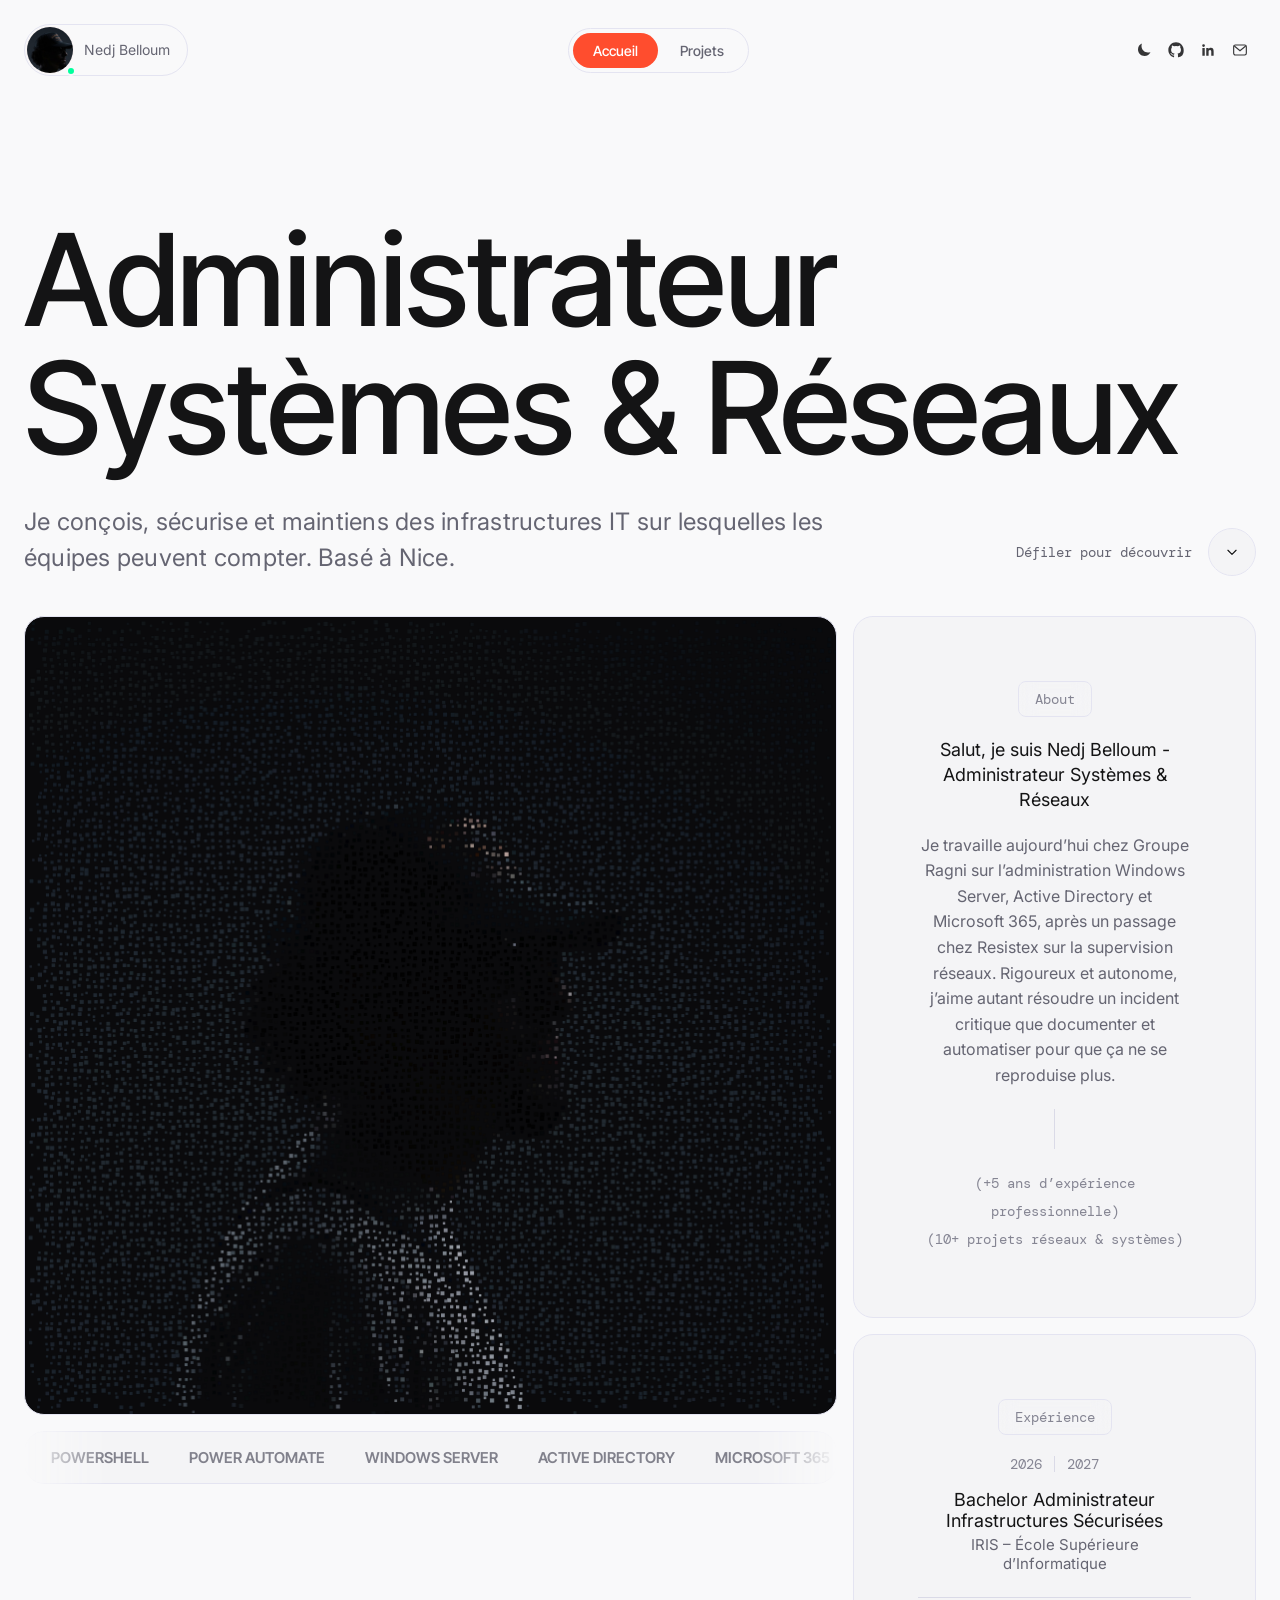
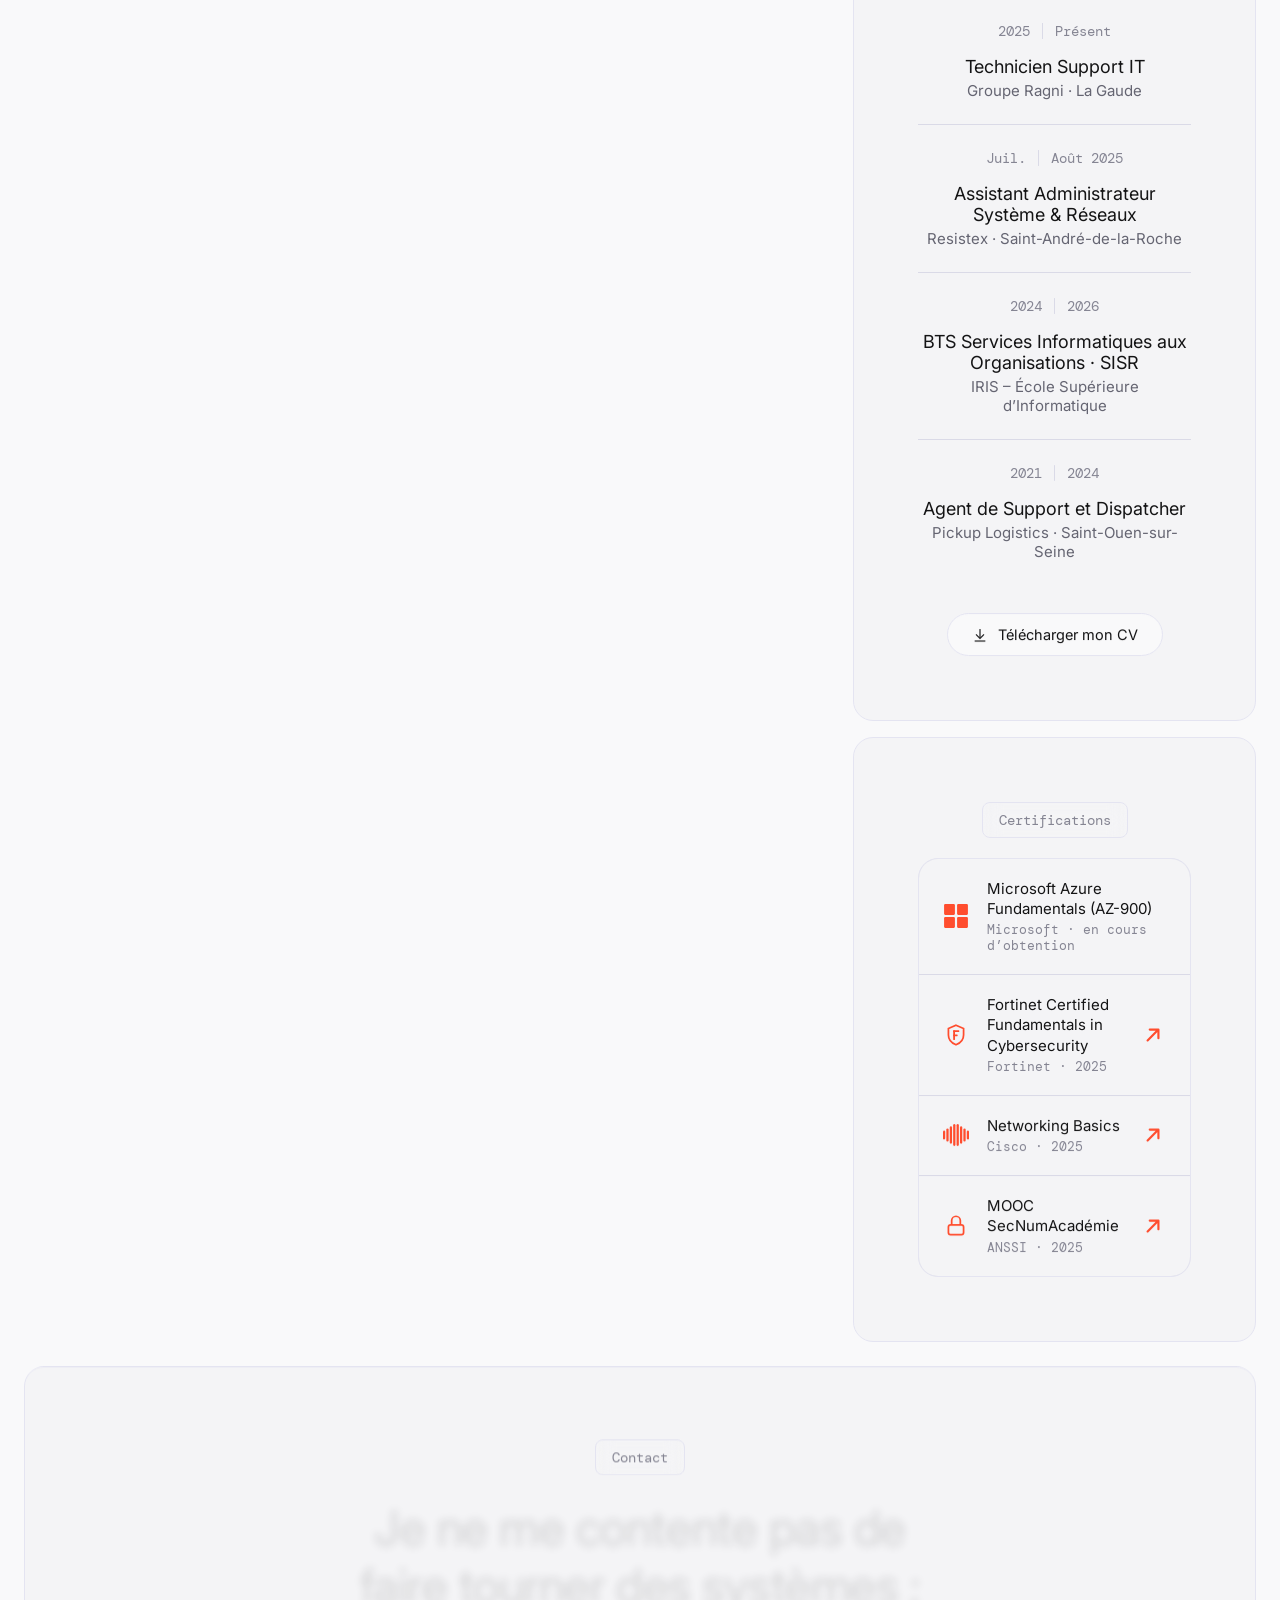
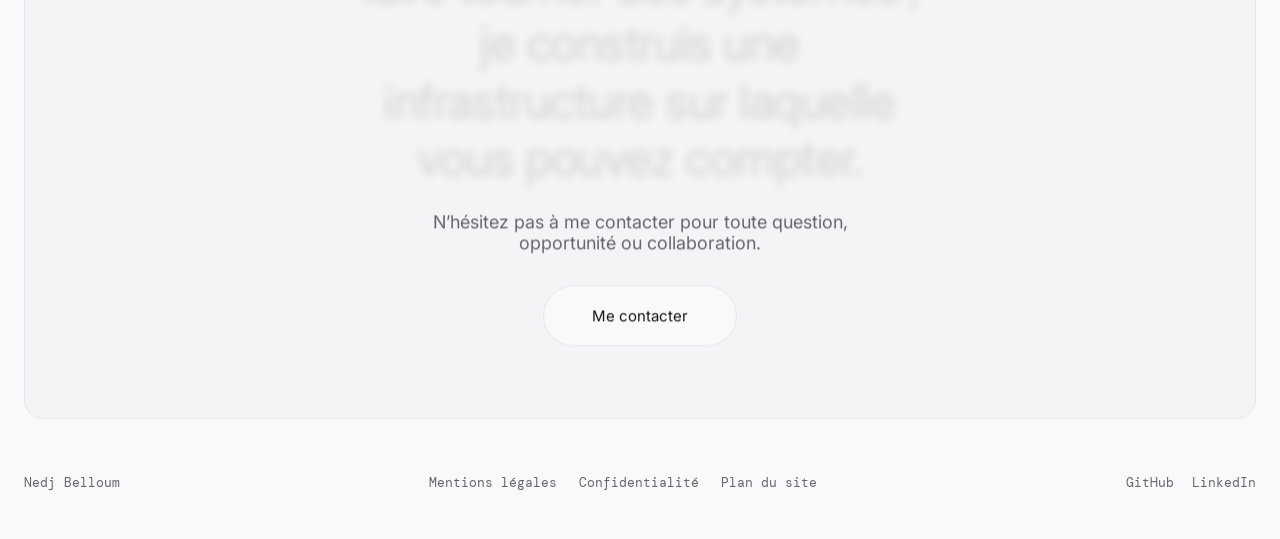
<file: index.html>
<!DOCTYPE html>
<html lang="fr">
<head>
<meta charset="UTF-8">
<meta name="viewport" content="width=device-width, initial-scale=1, viewport-fit=cover">
<meta name="theme-color" content="#0a0a0b">
<link rel="manifest" href="/manifest.webmanifest">
<meta name="apple-mobile-web-app-capable" content="yes">
<meta name="mobile-web-app-capable" content="yes">
<meta name="apple-mobile-web-app-title" content="Nedj Belloum">
<meta name="apple-mobile-web-app-status-bar-style" content="default">
<link rel="apple-touch-icon" href="/assets/icon-180.png">
<title>Nedj Belloum</title>
<link rel="preconnect" href="https://fonts.googleapis.com">
<link rel="preconnect" href="https://fonts.gstatic.com" crossorigin>
<link href="https://fonts.googleapis.com/css2?family=DM+Mono:wght@400;500&family=Inter:wght@400;500;600&family=Inter+Tight:wght@500;600&display=swap" rel="stylesheet">
<link rel="stylesheet" href="css/style.css">
<script type="speculationrules">{"prerender":[{"where":{"href_matches":"/*"},"eagerness":"moderate"}]}</script>
<script>(function(d){try{if(!matchMedia("(prefers-reduced-motion: reduce)").matches){d.classList.add("js-motion");setTimeout(function(){if(!window.Motion)d.classList.remove("js-motion")},2500)}}catch(e){}})(document.documentElement)</script>
</head>
<body>
<div class="page">

  <header class="topbar">
    <div class="idpill">
      <div class="avatar-outer">
        <div class="avatar-wrap">
          <img src="assets/avatar.jpg" alt="Nedj Belloum" width="240" height="240" decoding="async">
        </div>
        <span class="avatar-dot"></span>
      </div>
      <div class="idtext">
        <a class="name" href="index.html" data-route="accueil">Nedj Belloum</a>
      </div>
    </div>
    <nav class="topnav" aria-label="Navigation principale">
      <a href="index.html" data-route="accueil">Accueil</a>
      <a href="html/projets.html" data-route="projets">Projets</a>
    </nav>
    <div class="socials">
      <button aria-label="Activer le mode clair" id="themeToggle" type="button">
        <svg id="themeIcon" viewBox="0 0 24 24" fill="currentColor"><path d="M21.752 15.002A9.72 9.72 0 0118 15.75c-5.385 0-9.75-4.365-9.75-9.75 0-1.33.266-2.597.748-3.752A9.753 9.753 0 003 11.25C3 16.635 7.365 21 12.75 21a9.753 9.753 0 009.002-5.998z"/></svg>
      </button>
      <a href="https://github.com/delcoco95" target="_blank" rel="noopener" aria-label="GitHub">
        <svg viewBox="0 0 24 24" fill="currentColor"><path d="M12 .5C5.65.5.5 5.65.5 12c0 5.09 3.29 9.4 7.86 10.93.57.1.78-.25.78-.55 0-.27-.01-1.15-.02-2.09-3.2.7-3.87-1.36-3.87-1.36-.53-1.33-1.29-1.69-1.29-1.69-1.05-.72.08-.7.08-.7 1.16.08 1.78 1.19 1.78 1.19 1.03 1.77 2.72 1.26 3.38.96.1-.75.4-1.26.73-1.55-2.55-.29-5.24-1.28-5.24-5.68 0-1.26.45-2.28 1.19-3.09-.12-.29-.51-1.46.11-3.05 0 0 .97-.31 3.18 1.18a11 11 0 0 1 5.79 0c2.2-1.49 3.17-1.18 3.17-1.18.63 1.59.24 2.76.12 3.05.74.81 1.19 1.83 1.19 3.09 0 4.41-2.69 5.39-5.25 5.67.41.36.78 1.07.78 2.16 0 1.56-.01 2.82-.01 3.2 0 .31.2.66.79.55A10.51 10.51 0 0 0 23.5 12C23.5 5.65 18.35.5 12 .5Z"/></svg>
      </a>
      <a href="https://www.linkedin.com/in/nedj-belloum/" target="_blank" rel="noopener" aria-label="LinkedIn">
        <svg viewBox="0 0 24 24" fill="currentColor"><path d="M20.45 20.45h-3.55v-5.57c0-1.33-.02-3.03-1.85-3.03-1.86 0-2.14 1.45-2.14 2.94v5.66H9.36V9h3.41v1.56h.05c.47-.9 1.63-1.85 3.36-1.85 3.6 0 4.27 2.37 4.27 5.45v6.29ZM5.34 7.43a2.06 2.06 0 1 1 0-4.12 2.06 2.06 0 0 1 0 4.12ZM7.12 20.45H3.56V9h3.56v11.45Z"/></svg>
      </a>
      <button aria-label="Me contacter" id="headerContactBtn" type="button">
        <svg viewBox="0 0 24 24" fill="none" stroke="currentColor" stroke-width="1.7"><rect x="2.5" y="4.5" width="19" height="15" rx="2.5"/><path d="M3.5 6 12 13l8.5-7"/></svg>
      </button>
    </div>
  </header>
  <div class="view">

  <section class="hero">
    <h1><span class="word" style="animation-delay:.02s"><span>Administrateur</span></span> <span class="word" style="animation-delay:.09s"><span>Syst&egrave;mes</span></span> <span class="word" style="animation-delay:.16s"><span>&amp;</span></span> <span class="word" style="animation-delay:.23s"><span>R&eacute;seaux</span></span></h1>
    <div class="hero-row">
      <p class="tagline">Je con&ccedil;ois, s&eacute;curise et maintiens des infrastructures IT sur lesquelles les &eacute;quipes peuvent compter. Bas&eacute; &agrave; Nice.</p>
      <div class="scrollbox">
        <span class="scroll-label">D&eacute;filer pour d&eacute;couvrir</span>
        <div class="scroll-badge">
          <svg viewBox="0 0 24 24" fill="none" stroke="currentColor" stroke-width="2" stroke-linecap="round" stroke-linejoin="round"><path d="M5 9l7 7 7-7"/></svg>
        </div>
      </div>
    </div>
  </section>

  <div class="split">
    <div class="sticky-col">
      <div class="about-photo" id="aboutPhoto">
        <img src="assets/photo.webp" alt="Nedj Belloum" id="aboutPhotoImg" width="1100" height="1100" loading="lazy" decoding="async">
        <canvas id="aboutParticleCanvas" aria-hidden="true"></canvas>
      </div>
      <div class="logos-bar">
        <div class="logos-track">
          <span class="logo-mark">POWERSHELL</span><span class="logo-mark">POWER AUTOMATE</span><span class="logo-mark">WINDOWS SERVER</span><span class="logo-mark">ACTIVE DIRECTORY</span><span class="logo-mark">MICROSOFT 365</span><span class="logo-mark">IIS</span><span class="logo-mark">CISCO IOS</span><span class="logo-mark">DOCKER</span><span class="logo-mark">WIREGUARD</span><span class="logo-mark">ENTRA ID</span><span class="logo-mark">GRAPH API</span><span class="logo-mark">JIRA</span>
          <span class="logo-mark">POWERSHELL</span><span class="logo-mark">POWER AUTOMATE</span><span class="logo-mark">WINDOWS SERVER</span><span class="logo-mark">ACTIVE DIRECTORY</span><span class="logo-mark">MICROSOFT 365</span><span class="logo-mark">IIS</span><span class="logo-mark">CISCO IOS</span><span class="logo-mark">DOCKER</span><span class="logo-mark">WIREGUARD</span><span class="logo-mark">ENTRA ID</span><span class="logo-mark">GRAPH API</span><span class="logo-mark">JIRA</span>
        </div>
      </div>
    </div>

    <div class="content-col">

      <div class="card">
        <span class="tag">About</span>
        <h2>Salut, je suis Nedj Belloum - Administrateur Syst&egrave;mes &amp; R&eacute;seaux</h2>
        <p class="bio">Je travaille aujourd&rsquo;hui chez Groupe Ragni sur l&rsquo;administration Windows Server, Active Directory et Microsoft&nbsp;365, apr&egrave;s un passage chez Resistex sur la supervision r&eacute;seaux. Rigoureux et autonome, j&rsquo;aime autant r&eacute;soudre un incident critique que documenter et automatiser pour que &ccedil;a ne se reproduise plus.</p>
        <div class="vline"></div>
        <div class="stats">
          <p>(+<span class="count" data-to="5">5</span> ans d&rsquo;exp&eacute;rience professionnelle)</p>
          <p>(<span class="count" data-to="10">10</span>+ projets r&eacute;seaux &amp; syst&egrave;mes)</p>
        </div>
      </div>

      <div class="card">
        <span class="tag">Exp&eacute;rience</span>
        <div class="exp-list">

          <div class="exp-row">
            <div class="exp-years"><span>2026</span><span class="bar"></span><span>2027</span></div>
            <div class="exp-role"><h4>Bachelor Administrateur Infrastructures S&eacute;curis&eacute;es</h4><p>IRIS &ndash; &Eacute;cole Sup&eacute;rieure d&rsquo;Informatique</p></div>
          </div>

          <div class="exp-row">
            <div class="exp-years"><span>2025</span><span class="bar"></span><span>Pr&eacute;sent</span></div>
            <div class="exp-role"><h4>Technicien Support IT</h4><p>Groupe Ragni &middot; La Gaude</p></div>
          </div>

          <div class="exp-row">
            <div class="exp-years"><span>Juil.</span><span class="bar"></span><span>Ao&ucirc;t 2025</span></div>
            <div class="exp-role"><h4>Assistant Administrateur Syst&egrave;me &amp; R&eacute;seaux</h4><p>Resistex &middot; Saint-Andr&eacute;-de-la-Roche</p></div>
          </div>

          <div class="exp-row">
            <div class="exp-years"><span>2024</span><span class="bar"></span><span>2026</span></div>
            <div class="exp-role"><h4>BTS Services Informatiques aux Organisations &middot; SISR</h4><p>IRIS &ndash; &Eacute;cole Sup&eacute;rieure d&rsquo;Informatique</p></div>
          </div>

          <div class="exp-row">
            <div class="exp-years"><span>2021</span><span class="bar"></span><span>2024</span></div>
            <div class="exp-role"><h4>Agent de Support et Dispatcher</h4><p>Pickup Logistics &middot; Saint-Ouen-sur-Seine</p></div>
          </div>

        </div>
        <a class="cv-btn" id="cvBtn" href="assets/cv.pdf" target="_blank" rel="noopener">
          <svg viewBox="0 0 24 24" fill="none" stroke="currentColor" stroke-width="1.7"><path d="M12 3v13"/><path d="m6 11 6 6 6-6"/><path d="M4 21h16"/></svg>
          T&eacute;l&eacute;charger mon CV
        </a>
      </div>

      <div class="card">
        <span class="tag">Certifications</span>
        <div class="cert-list">

          <div class="cert-row">
            <svg viewBox="0 0 24 24" fill="currentColor"><rect x="1" y="1" width="10" height="10" rx="1"/><rect x="13" y="1" width="10" height="10" rx="1"/><rect x="1" y="13" width="10" height="10" rx="1"/><rect x="13" y="13" width="10" height="10" rx="1"/></svg>
            <div class="ct">
              <p class="cn">Microsoft Azure Fundamentals (AZ-900)</p>
              <p class="cm">Microsoft &middot; en cours d&rsquo;obtention</p>
            </div>
          </div>

          <button type="button" class="cert-row cert-clickable" data-pdf="dlg-cert-fortinet" aria-haspopup="dialog" aria-label="Voir le certificat Fortinet Certified Fundamentals in Cybersecurity">
            <svg viewBox="0 0 24 24" fill="none" stroke="currentColor" stroke-width="1.6"><path d="M12 3l7 3v6c0 4.5-3 7.5-7 9-4-1.5-7-4.5-7-9V6l7-3Z"/><g fill="currentColor" stroke="none"><rect x="9.4" y="7.6" width="1.7" height="9" rx="0.4"/><rect x="9.4" y="7.6" width="5.6" height="1.7" rx="0.4"/><rect x="9.4" y="11.5" width="4.1" height="1.7" rx="0.4"/></g></svg>
            <div class="ct">
              <p class="cn">Fortinet Certified Fundamentals in Cybersecurity</p>
              <p class="cm">Fortinet &middot; 2025</p>
            </div>
            <svg class="cert-arrow" viewBox="0 0 24 24" fill="none" stroke="currentColor" stroke-width="2" stroke-linecap="round" stroke-linejoin="round" aria-hidden="true"><path d="M7 17 17 7M9 7h8v8"/></svg>
          </button>

          <button type="button" class="cert-row cert-clickable" data-pdf="dlg-cert-cisco" aria-haspopup="dialog" aria-label="Voir le certificat Cisco Networking Basics">
            <svg viewBox="0 0 24 24" fill="none" stroke="currentColor" stroke-width="2.1" stroke-linecap="round"><line x1="1" y1="9" x2="1" y2="15"/><line x1="4.14" y1="7" x2="4.14" y2="17"/><line x1="7.29" y1="5" x2="7.29" y2="19"/><line x1="10.43" y1="3" x2="10.43" y2="21"/><line x1="13.57" y1="3" x2="13.57" y2="21"/><line x1="16.71" y1="5" x2="16.71" y2="19"/><line x1="19.86" y1="7" x2="19.86" y2="17"/><line x1="23" y1="9" x2="23" y2="15"/></svg>
            <div class="ct">
              <p class="cn">Networking Basics</p>
              <p class="cm">Cisco &middot; 2025</p>
            </div>
            <svg class="cert-arrow" viewBox="0 0 24 24" fill="none" stroke="currentColor" stroke-width="2" stroke-linecap="round" stroke-linejoin="round" aria-hidden="true"><path d="M7 17 17 7M9 7h8v8"/></svg>
          </button>

          <button type="button" class="cert-row cert-clickable" data-pdf="dlg-cert-anssi" aria-haspopup="dialog" aria-label="Voir l&rsquo;attestation SecNumacad&eacute;mie ANSSI">
            <svg viewBox="0 0 24 24" fill="none" stroke="currentColor" stroke-width="1.6"><rect x="5" y="11" width="14" height="9" rx="2"/><path d="M8 11V7a4 4 0 0 1 8 0v4"/></svg>
            <div class="ct">
              <p class="cn">MOOC SecNumAcad&eacute;mie</p>
              <p class="cm">ANSSI &middot; 2025</p>
            </div>
            <svg class="cert-arrow" viewBox="0 0 24 24" fill="none" stroke="currentColor" stroke-width="2" stroke-linecap="round" stroke-linejoin="round" aria-hidden="true"><path d="M7 17 17 7M9 7h8v8"/></svg>
          </button>

        </div>
      </div>

    </div>
  </div>


  <div class="contact-wrap">
    <div class="contact-card">
      <span class="tag">Contact</span>
      <h2>Je ne me contente pas de faire tourner des syst&egrave;mes&nbsp;; je construis une infrastructure sur laquelle vous pouvez compter.</h2>
      <p>N&rsquo;h&eacute;sitez pas &agrave; me contacter pour toute question, opportunit&eacute; ou collaboration.</p>
      <div class="talk-wrap">
        <button class="talk-btn" type="button" id="footerContactBtn">Me contacter</button>
      </div>
    </div>
  </div>

  </div>

  <nav class="bottomnav" aria-label="Navigation mobile">
    <a class="bottomnav-item" href="index.html" data-route="accueil">
      <svg viewBox="0 0 24 24" fill="none" stroke="currentColor" stroke-width="1.8" stroke-linecap="round" stroke-linejoin="round"><path d="M3 10.5 12 3l9 7.5"/><path d="M5 9.5V20a1 1 0 0 0 1 1h4v-6h4v6h4a1 1 0 0 0 1-1V9.5"/></svg>
      <span>Accueil</span>
    </a>
    <a class="bottomnav-item" href="html/projets.html" data-route="projets">
      <svg viewBox="0 0 24 24" fill="currentColor"><rect x="2" y="2" width="9" height="9" rx="2"/><rect x="13" y="2" width="9" height="9" rx="2"/><rect x="2" y="13" width="9" height="9" rx="2"/><rect x="13" y="13" width="9" height="9" rx="2"/></svg>
      <span>Projets</span>
    </a>
    <button class="bottomnav-item" type="button" id="bottomNavContactBtn">
      <svg viewBox="0 0 24 24" fill="none" stroke="currentColor" stroke-width="1.8"><rect x="2.5" y="4.5" width="19" height="15" rx="2.5"/><path d="M3.5 6 12 13l8.5-7"/></svg>
      <span>Contact</span>
    </button>
  </nav>

  <dialog id="contactDialog" closedby="any" aria-labelledby="contactDialogTitle">
    <div class="dlg-inner">
      <div class="dlg-head">
        <div>
          <h3 id="contactDialogTitle">Me contacter</h3>
          <p class="dlg-meta">Je r&eacute;ponds g&eacute;n&eacute;ralement sous 24 &agrave; 48h.</p>
        </div>
        <button class="dlg-close" type="button" data-close aria-label="Fermer"><svg viewBox="0 0 24 24" fill="none" stroke="currentColor" stroke-width="1.8" stroke-linecap="round"><path d="M5 5l14 14M19 5 5 19"/></svg></button>
      </div>
      <form id="contactForm">
        <div class="field">
          <label for="cf-name">Nom</label>
          <input type="text" id="cf-name" name="name" autocomplete="name" required>
        </div>
        <div class="field">
          <label for="cf-email">Votre email</label>
          <input type="email" id="cf-email" name="email" autocomplete="email" required>
        </div>
        <div class="field">
          <label for="cf-message">Message</label>
          <textarea id="cf-message" name="message" rows="5" required></textarea>
        </div>
        <button class="form-submit" type="submit">
          <svg viewBox="0 0 24 24" fill="none" stroke="currentColor" stroke-width="1.7" stroke-linecap="round" stroke-linejoin="round"><path d="M22 2 11 13"/><path d="M22 2 15 22l-4-9-9-4 20-7Z"/></svg>
          Envoyer
        </button>
      </form>
    </div>
  </dialog>
  <dialog id="dlg-cert-fortinet" class="cert-dialog" closedby="any" aria-labelledby="dlg-cert-fortinet-title">
    <div class="dlg-inner cert-inner">
      <div class="dlg-head">
        <div>
          <h3 id="dlg-cert-fortinet-title">Fortinet Certified Fundamentals in Cybersecurity</h3>
          <p class="dlg-meta">Fortinet &middot; 2025</p>
        </div>
        <button class="dlg-close" type="button" data-close aria-label="Fermer"><svg viewBox="0 0 24 24" fill="none" stroke="currentColor" stroke-width="1.8" stroke-linecap="round"><path d="M5 5l14 14M19 5 5 19"/></svg></button>
      </div>
      <div class="cert-pages">
        <img src="assets/cert-fortinet-1.webp" width="1400" height="990" loading="lazy" decoding="async" alt="Certificat Fortinet Certified Fundamentals in Cybersecurity, page 1">
        <img src="assets/cert-fortinet-2.webp" width="1400" height="1018" loading="lazy" decoding="async" alt="Certificat Fortinet, cours FCF Introduction to the Threat Landscape">
        <img src="assets/cert-fortinet-3.webp" width="1400" height="1018" loading="lazy" decoding="async" alt="Certificat Fortinet, cours FCF Getting Started in Cybersecurity">
      </div>
    </div>
  </dialog>

  <dialog id="dlg-cert-cisco" class="cert-dialog" closedby="any" aria-labelledby="dlg-cert-cisco-title">
    <div class="dlg-inner cert-inner">
      <div class="dlg-head">
        <div>
          <h3 id="dlg-cert-cisco-title">Networking Basics</h3>
          <p class="dlg-meta">Cisco &middot; 2025</p>
        </div>
        <button class="dlg-close" type="button" data-close aria-label="Fermer"><svg viewBox="0 0 24 24" fill="none" stroke="currentColor" stroke-width="1.8" stroke-linecap="round"><path d="M5 5l14 14M19 5 5 19"/></svg></button>
      </div>
      <div class="cert-pages">
        <img src="assets/cert-cisco.webp" width="1400" height="1081" loading="lazy" decoding="async" alt="Certification Cisco Networking Basics">
      </div>
    </div>
  </dialog>

  <dialog id="dlg-cert-anssi" class="cert-dialog" closedby="any" aria-labelledby="dlg-cert-anssi-title">
    <div class="dlg-inner cert-inner">
      <div class="dlg-head">
        <div>
          <h3 id="dlg-cert-anssi-title">MOOC SecNumAcad&eacute;mie</h3>
          <p class="dlg-meta">ANSSI &middot; 2025</p>
        </div>
        <button class="dlg-close" type="button" data-close aria-label="Fermer"><svg viewBox="0 0 24 24" fill="none" stroke="currentColor" stroke-width="1.8" stroke-linecap="round"><path d="M5 5l14 14M19 5 5 19"/></svg></button>
      </div>
      <div class="cert-pages">
        <img src="assets/cert-anssi.webp" width="1400" height="990" loading="lazy" decoding="async" alt="Attestation SecNumacad&eacute;mie ANSSI">
      </div>
    </div>
  </dialog>
  <footer>
    <div class="foot-row">
      <p class="mono">Nedj Belloum</p>
      <div class="foot-legal">
        <a href="html/mentions-legales.html" data-route="mentions-legales">Mentions l&eacute;gales</a>
        <a href="html/confidentialite.html" data-route="confidentialite">Confidentialit&eacute;</a>
        <a href="html/plan-site.html" data-route="plan-site">Plan du site</a>
      </div>
      <div class="foot-links">
        <a href="https://github.com/delcoco95" target="_blank" rel="noopener">GitHub</a>
        <a href="https://www.linkedin.com/in/nedj-belloum/" target="_blank" rel="noopener">LinkedIn</a>
      </div>
    </div>
  </footer>

</div>
<script src="js/main.js" defer></script>
<script src="js/vendor/motion.js" defer></script>
<script src="js/accueil.js" defer></script>
</body>
</html>
</file>
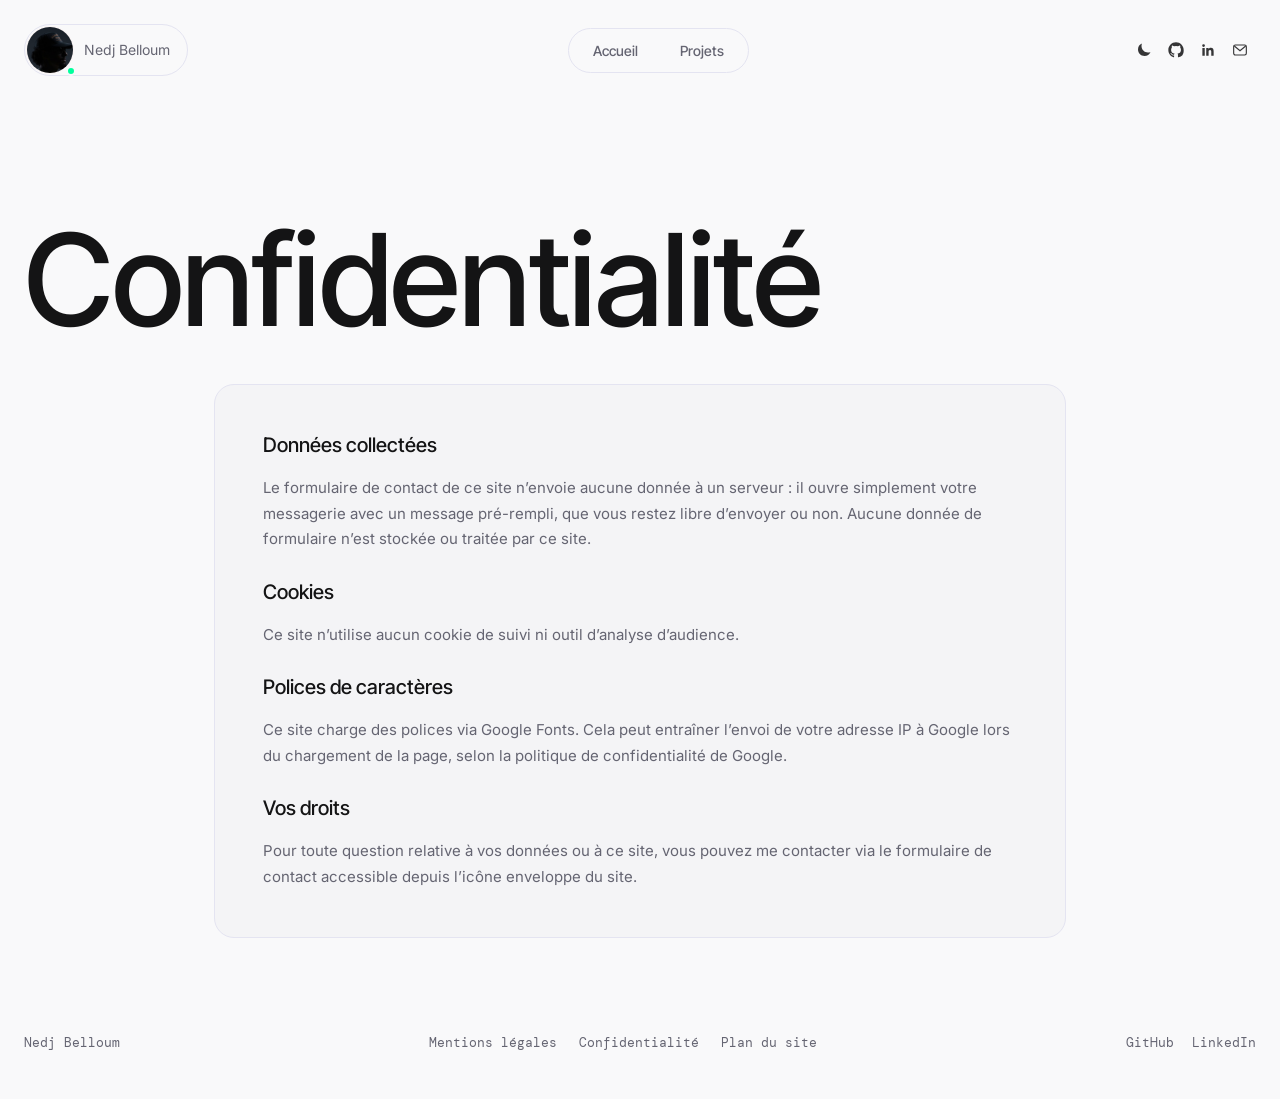
<file: html/confidentialite.html>
<!DOCTYPE html>
<html lang="fr">
<head>
<meta charset="UTF-8">
<meta name="viewport" content="width=device-width, initial-scale=1, viewport-fit=cover">
<meta name="theme-color" content="#0a0a0b">
<link rel="manifest" href="/manifest.webmanifest">
<meta name="apple-mobile-web-app-capable" content="yes">
<meta name="mobile-web-app-capable" content="yes">
<meta name="apple-mobile-web-app-title" content="Nedj Belloum">
<meta name="apple-mobile-web-app-status-bar-style" content="default">
<link rel="apple-touch-icon" href="/assets/icon-180.png">
<title>Nedj Belloum</title>
<link rel="preconnect" href="https://fonts.googleapis.com">
<link rel="preconnect" href="https://fonts.gstatic.com" crossorigin>
<link href="https://fonts.googleapis.com/css2?family=DM+Mono:wght@400;500&family=Inter:wght@400;500;600&family=Inter+Tight:wght@500;600&display=swap" rel="stylesheet">
<link rel="stylesheet" href="../css/style.css">
</head>
<body>
<div class="page">

  <header class="topbar">
    <div class="idpill">
      <div class="avatar-outer">
        <div class="avatar-wrap">
          <img src="../assets/avatar.jpg" alt="Nedj Belloum">
        </div>
        <span class="avatar-dot"></span>
      </div>
      <div class="idtext">
        <a class="name" href="../index.html" data-route="accueil">Nedj Belloum</a>
      </div>
    </div>
    <nav class="topnav" aria-label="Navigation principale">
      <a href="../index.html" data-route="accueil">Accueil</a>
      <a href="../html/projets.html" data-route="projets">Projets</a>
    </nav>
    <div class="socials">
      <button aria-label="Activer le mode clair" id="themeToggle" type="button">
        <svg id="themeIcon" viewBox="0 0 24 24" fill="currentColor"><path d="M21.752 15.002A9.72 9.72 0 0118 15.75c-5.385 0-9.75-4.365-9.75-9.75 0-1.33.266-2.597.748-3.752A9.753 9.753 0 003 11.25C3 16.635 7.365 21 12.75 21a9.753 9.753 0 009.002-5.998z"/></svg>
      </button>
      <a href="https://github.com/delcoco95" target="_blank" rel="noopener" aria-label="GitHub">
        <svg viewBox="0 0 24 24" fill="currentColor"><path d="M12 .5C5.65.5.5 5.65.5 12c0 5.09 3.29 9.4 7.86 10.93.57.1.78-.25.78-.55 0-.27-.01-1.15-.02-2.09-3.2.7-3.87-1.36-3.87-1.36-.53-1.33-1.29-1.69-1.29-1.69-1.05-.72.08-.7.08-.7 1.16.08 1.78 1.19 1.78 1.19 1.03 1.77 2.72 1.26 3.38.96.1-.75.4-1.26.73-1.55-2.55-.29-5.24-1.28-5.24-5.68 0-1.26.45-2.28 1.19-3.09-.12-.29-.51-1.46.11-3.05 0 0 .97-.31 3.18 1.18a11 11 0 0 1 5.79 0c2.2-1.49 3.17-1.18 3.17-1.18.63 1.59.24 2.76.12 3.05.74.81 1.19 1.83 1.19 3.09 0 4.41-2.69 5.39-5.25 5.67.41.36.78 1.07.78 2.16 0 1.56-.01 2.82-.01 3.2 0 .31.2.66.79.55A10.51 10.51 0 0 0 23.5 12C23.5 5.65 18.35.5 12 .5Z"/></svg>
      </a>
      <a href="https://www.linkedin.com/in/nedj-belloum/" target="_blank" rel="noopener" aria-label="LinkedIn">
        <svg viewBox="0 0 24 24" fill="currentColor"><path d="M20.45 20.45h-3.55v-5.57c0-1.33-.02-3.03-1.85-3.03-1.86 0-2.14 1.45-2.14 2.94v5.66H9.36V9h3.41v1.56h.05c.47-.9 1.63-1.85 3.36-1.85 3.6 0 4.27 2.37 4.27 5.45v6.29ZM5.34 7.43a2.06 2.06 0 1 1 0-4.12 2.06 2.06 0 0 1 0 4.12ZM7.12 20.45H3.56V9h3.56v11.45Z"/></svg>
      </a>
      <button aria-label="Me contacter" id="headerContactBtn" type="button">
        <svg viewBox="0 0 24 24" fill="none" stroke="currentColor" stroke-width="1.7"><rect x="2.5" y="4.5" width="19" height="15" rx="2.5"/><path d="M3.5 6 12 13l8.5-7"/></svg>
      </button>
    </div>
  </header>
  <div class="view">
    <section class="hero projects-hero">
      <h1>Confidentialit&eacute;</h1>
    </section>
    <div class="legal-wrap">
      <div class="legal-card">
        <h2>Donn&eacute;es collect&eacute;es</h2>
        <p>Le formulaire de contact de ce site n&rsquo;envoie aucune donn&eacute;e &agrave; un serveur&nbsp;: il ouvre simplement votre messagerie avec un message pr&eacute;-rempli, que vous restez libre d&rsquo;envoyer ou non. Aucune donn&eacute;e de formulaire n&rsquo;est stock&eacute;e ou trait&eacute;e par ce site.</p>

        <h2>Cookies</h2>
        <p>Ce site n&rsquo;utilise aucun cookie de suivi ni outil d&rsquo;analyse d&rsquo;audience.</p>

        <h2>Polices de caract&egrave;res</h2>
        <p>Ce site charge des polices via Google Fonts. Cela peut entra&icirc;ner l&rsquo;envoi de votre adresse IP &agrave; Google lors du chargement de la page, selon la politique de confidentialit&eacute; de Google.</p>

        <h2>Vos droits</h2>
        <p>Pour toute question relative &agrave; vos donn&eacute;es ou &agrave; ce site, vous pouvez me contacter via le formulaire de contact accessible depuis l&rsquo;ic&ocirc;ne enveloppe du site.</p>
      </div>
    </div>
  </div>

  <nav class="bottomnav" aria-label="Navigation mobile">
    <a class="bottomnav-item" href="../index.html" data-route="accueil">
      <svg viewBox="0 0 24 24" fill="none" stroke="currentColor" stroke-width="1.8" stroke-linecap="round" stroke-linejoin="round"><path d="M3 10.5 12 3l9 7.5"/><path d="M5 9.5V20a1 1 0 0 0 1 1h4v-6h4v6h4a1 1 0 0 0 1-1V9.5"/></svg>
      <span>Accueil</span>
    </a>
    <a class="bottomnav-item" href="../html/projets.html" data-route="projets">
      <svg viewBox="0 0 24 24" fill="currentColor"><rect x="2" y="2" width="9" height="9" rx="2"/><rect x="13" y="2" width="9" height="9" rx="2"/><rect x="2" y="13" width="9" height="9" rx="2"/><rect x="13" y="13" width="9" height="9" rx="2"/></svg>
      <span>Projets</span>
    </a>
    <button class="bottomnav-item" type="button" id="bottomNavContactBtn">
      <svg viewBox="0 0 24 24" fill="none" stroke="currentColor" stroke-width="1.8"><rect x="2.5" y="4.5" width="19" height="15" rx="2.5"/><path d="M3.5 6 12 13l8.5-7"/></svg>
      <span>Contact</span>
    </button>
  </nav>

  <dialog id="contactDialog" closedby="any" aria-labelledby="contactDialogTitle">
    <div class="dlg-inner">
      <div class="dlg-head">
        <div>
          <h3 id="contactDialogTitle">Me contacter</h3>
          <p class="dlg-meta">Je r&eacute;ponds g&eacute;n&eacute;ralement sous 24 &agrave; 48h.</p>
        </div>
        <button class="dlg-close" type="button" data-close aria-label="Fermer"><svg viewBox="0 0 24 24" fill="none" stroke="currentColor" stroke-width="1.8" stroke-linecap="round"><path d="M5 5l14 14M19 5 5 19"/></svg></button>
      </div>
      <form id="contactForm">
        <div class="field">
          <label for="cf-name">Nom</label>
          <input type="text" id="cf-name" name="name" autocomplete="name" required>
        </div>
        <div class="field">
          <label for="cf-email">Votre email</label>
          <input type="email" id="cf-email" name="email" autocomplete="email" required>
        </div>
        <div class="field">
          <label for="cf-message">Message</label>
          <textarea id="cf-message" name="message" rows="5" required></textarea>
        </div>
        <button class="form-submit" type="submit">
          <svg viewBox="0 0 24 24" fill="none" stroke="currentColor" stroke-width="1.7" stroke-linecap="round" stroke-linejoin="round"><path d="M22 2 11 13"/><path d="M22 2 15 22l-4-9-9-4 20-7Z"/></svg>
          Envoyer
        </button>
      </form>
    </div>
  </dialog>
  <footer>
    <div class="foot-row">
      <p class="mono">Nedj Belloum</p>
      <div class="foot-legal">
        <a href="../html/mentions-legales.html" data-route="mentions-legales">Mentions l&eacute;gales</a>
        <a href="../html/confidentialite.html" data-route="confidentialite">Confidentialit&eacute;</a>
        <a href="../html/plan-site.html" data-route="plan-site">Plan du site</a>
      </div>
      <div class="foot-links">
        <a href="https://github.com/delcoco95" target="_blank" rel="noopener">GitHub</a>
        <a href="https://www.linkedin.com/in/nedj-belloum/" target="_blank" rel="noopener">LinkedIn</a>
      </div>
    </div>
  </footer>

</div>
<script src="../js/main.js" defer></script>
</body>
</html>
</file>
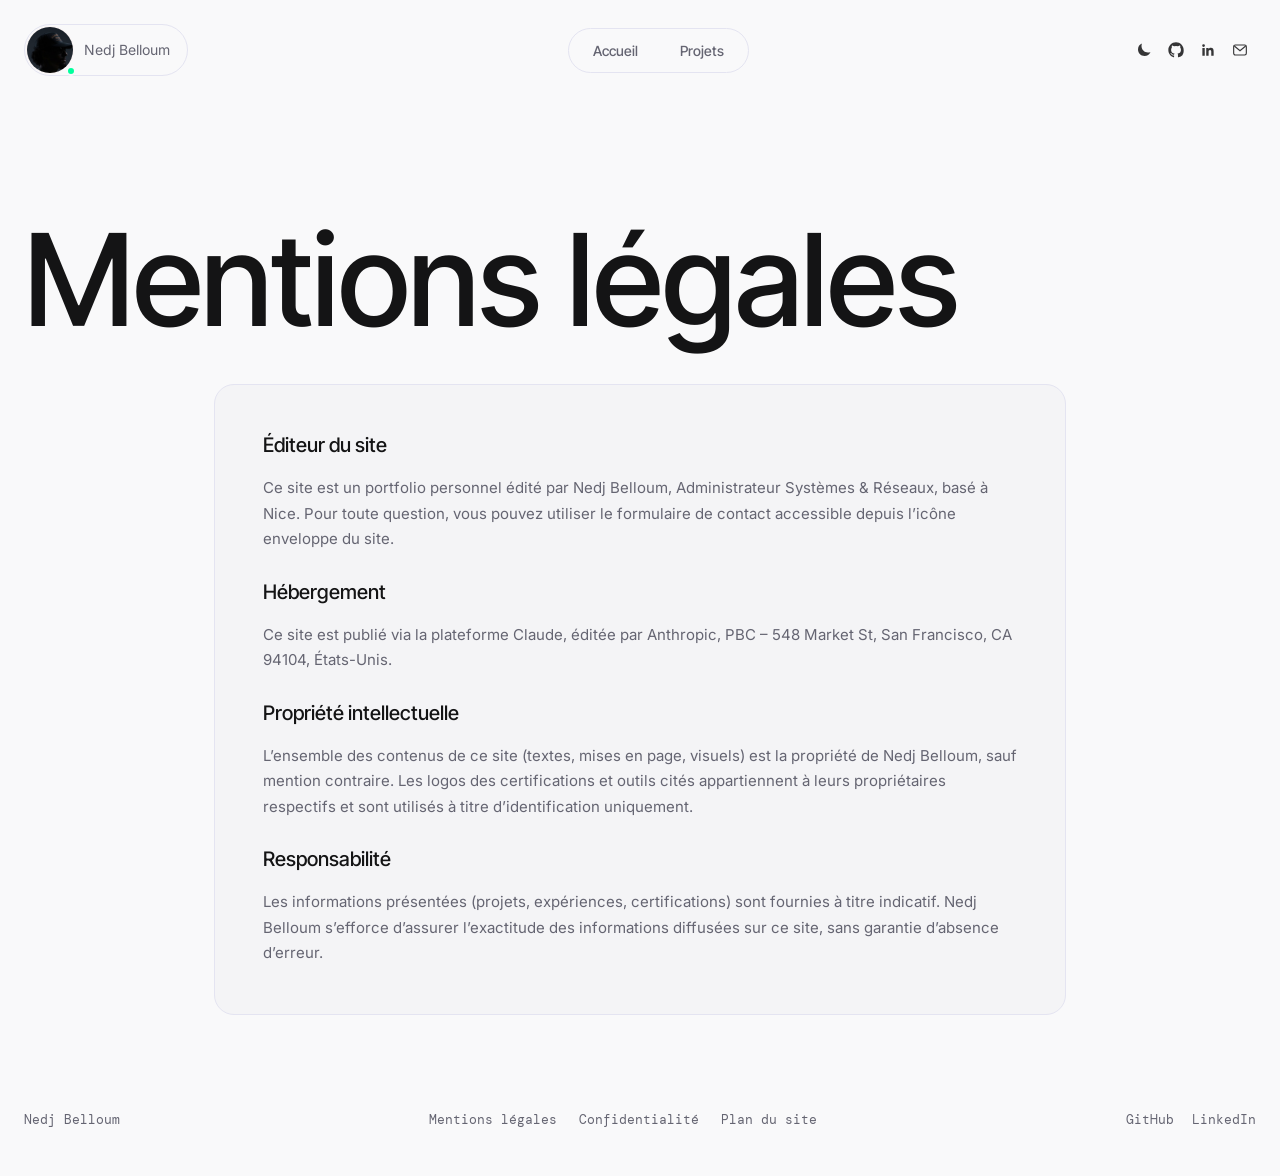
<file: html/mentions-legales.html>
<!DOCTYPE html>
<html lang="fr">
<head>
<meta charset="UTF-8">
<meta name="viewport" content="width=device-width, initial-scale=1, viewport-fit=cover">
<meta name="theme-color" content="#0a0a0b">
<link rel="manifest" href="/manifest.webmanifest">
<meta name="apple-mobile-web-app-capable" content="yes">
<meta name="mobile-web-app-capable" content="yes">
<meta name="apple-mobile-web-app-title" content="Nedj Belloum">
<meta name="apple-mobile-web-app-status-bar-style" content="default">
<link rel="apple-touch-icon" href="/assets/icon-180.png">
<title>Nedj Belloum</title>
<link rel="preconnect" href="https://fonts.googleapis.com">
<link rel="preconnect" href="https://fonts.gstatic.com" crossorigin>
<link href="https://fonts.googleapis.com/css2?family=DM+Mono:wght@400;500&family=Inter:wght@400;500;600&family=Inter+Tight:wght@500;600&display=swap" rel="stylesheet">
<link rel="stylesheet" href="../css/style.css">
</head>
<body>
<div class="page">

  <header class="topbar">
    <div class="idpill">
      <div class="avatar-outer">
        <div class="avatar-wrap">
          <img src="../assets/avatar.jpg" alt="Nedj Belloum">
        </div>
        <span class="avatar-dot"></span>
      </div>
      <div class="idtext">
        <a class="name" href="../index.html" data-route="accueil">Nedj Belloum</a>
      </div>
    </div>
    <nav class="topnav" aria-label="Navigation principale">
      <a href="../index.html" data-route="accueil">Accueil</a>
      <a href="../html/projets.html" data-route="projets">Projets</a>
    </nav>
    <div class="socials">
      <button aria-label="Activer le mode clair" id="themeToggle" type="button">
        <svg id="themeIcon" viewBox="0 0 24 24" fill="currentColor"><path d="M21.752 15.002A9.72 9.72 0 0118 15.75c-5.385 0-9.75-4.365-9.75-9.75 0-1.33.266-2.597.748-3.752A9.753 9.753 0 003 11.25C3 16.635 7.365 21 12.75 21a9.753 9.753 0 009.002-5.998z"/></svg>
      </button>
      <a href="https://github.com/delcoco95" target="_blank" rel="noopener" aria-label="GitHub">
        <svg viewBox="0 0 24 24" fill="currentColor"><path d="M12 .5C5.65.5.5 5.65.5 12c0 5.09 3.29 9.4 7.86 10.93.57.1.78-.25.78-.55 0-.27-.01-1.15-.02-2.09-3.2.7-3.87-1.36-3.87-1.36-.53-1.33-1.29-1.69-1.29-1.69-1.05-.72.08-.7.08-.7 1.16.08 1.78 1.19 1.78 1.19 1.03 1.77 2.72 1.26 3.38.96.1-.75.4-1.26.73-1.55-2.55-.29-5.24-1.28-5.24-5.68 0-1.26.45-2.28 1.19-3.09-.12-.29-.51-1.46.11-3.05 0 0 .97-.31 3.18 1.18a11 11 0 0 1 5.79 0c2.2-1.49 3.17-1.18 3.17-1.18.63 1.59.24 2.76.12 3.05.74.81 1.19 1.83 1.19 3.09 0 4.41-2.69 5.39-5.25 5.67.41.36.78 1.07.78 2.16 0 1.56-.01 2.82-.01 3.2 0 .31.2.66.79.55A10.51 10.51 0 0 0 23.5 12C23.5 5.65 18.35.5 12 .5Z"/></svg>
      </a>
      <a href="https://www.linkedin.com/in/nedj-belloum/" target="_blank" rel="noopener" aria-label="LinkedIn">
        <svg viewBox="0 0 24 24" fill="currentColor"><path d="M20.45 20.45h-3.55v-5.57c0-1.33-.02-3.03-1.85-3.03-1.86 0-2.14 1.45-2.14 2.94v5.66H9.36V9h3.41v1.56h.05c.47-.9 1.63-1.85 3.36-1.85 3.6 0 4.27 2.37 4.27 5.45v6.29ZM5.34 7.43a2.06 2.06 0 1 1 0-4.12 2.06 2.06 0 0 1 0 4.12ZM7.12 20.45H3.56V9h3.56v11.45Z"/></svg>
      </a>
      <button aria-label="Me contacter" id="headerContactBtn" type="button">
        <svg viewBox="0 0 24 24" fill="none" stroke="currentColor" stroke-width="1.7"><rect x="2.5" y="4.5" width="19" height="15" rx="2.5"/><path d="M3.5 6 12 13l8.5-7"/></svg>
      </button>
    </div>
  </header>
  <div class="view">
    <section class="hero projects-hero">
      <h1>Mentions l&eacute;gales</h1>
    </section>
    <div class="legal-wrap">
      <div class="legal-card">
        <h2>&Eacute;diteur du site</h2>
        <p>Ce site est un portfolio personnel &eacute;dit&eacute; par Nedj Belloum, Administrateur Syst&egrave;mes &amp; R&eacute;seaux, bas&eacute; &agrave; Nice. Pour toute question, vous pouvez utiliser le formulaire de contact accessible depuis l&rsquo;ic&ocirc;ne enveloppe du site.</p>

        <h2>H&eacute;bergement</h2>
        <p>Ce site est publi&eacute; via la plateforme Claude, &eacute;dit&eacute;e par Anthropic, PBC &ndash; 548 Market St, San Francisco, CA 94104, &Eacute;tats-Unis.</p>

        <h2>Propri&eacute;t&eacute; intellectuelle</h2>
        <p>L&rsquo;ensemble des contenus de ce site (textes, mises en page, visuels) est la propri&eacute;t&eacute; de Nedj Belloum, sauf mention contraire. Les logos des certifications et outils cit&eacute;s appartiennent &agrave; leurs propri&eacute;taires respectifs et sont utilis&eacute;s &agrave; titre d&rsquo;identification uniquement.</p>

        <h2>Responsabilit&eacute;</h2>
        <p>Les informations pr&eacute;sent&eacute;es (projets, exp&eacute;riences, certifications) sont fournies &agrave; titre indicatif. Nedj Belloum s&rsquo;efforce d&rsquo;assurer l&rsquo;exactitude des informations diffus&eacute;es sur ce site, sans garantie d&rsquo;absence d&rsquo;erreur.</p>
      </div>
    </div>
  </div>

  <nav class="bottomnav" aria-label="Navigation mobile">
    <a class="bottomnav-item" href="../index.html" data-route="accueil">
      <svg viewBox="0 0 24 24" fill="none" stroke="currentColor" stroke-width="1.8" stroke-linecap="round" stroke-linejoin="round"><path d="M3 10.5 12 3l9 7.5"/><path d="M5 9.5V20a1 1 0 0 0 1 1h4v-6h4v6h4a1 1 0 0 0 1-1V9.5"/></svg>
      <span>Accueil</span>
    </a>
    <a class="bottomnav-item" href="../html/projets.html" data-route="projets">
      <svg viewBox="0 0 24 24" fill="currentColor"><rect x="2" y="2" width="9" height="9" rx="2"/><rect x="13" y="2" width="9" height="9" rx="2"/><rect x="2" y="13" width="9" height="9" rx="2"/><rect x="13" y="13" width="9" height="9" rx="2"/></svg>
      <span>Projets</span>
    </a>
    <button class="bottomnav-item" type="button" id="bottomNavContactBtn">
      <svg viewBox="0 0 24 24" fill="none" stroke="currentColor" stroke-width="1.8"><rect x="2.5" y="4.5" width="19" height="15" rx="2.5"/><path d="M3.5 6 12 13l8.5-7"/></svg>
      <span>Contact</span>
    </button>
  </nav>

  <dialog id="contactDialog" closedby="any" aria-labelledby="contactDialogTitle">
    <div class="dlg-inner">
      <div class="dlg-head">
        <div>
          <h3 id="contactDialogTitle">Me contacter</h3>
          <p class="dlg-meta">Je r&eacute;ponds g&eacute;n&eacute;ralement sous 24 &agrave; 48h.</p>
        </div>
        <button class="dlg-close" type="button" data-close aria-label="Fermer"><svg viewBox="0 0 24 24" fill="none" stroke="currentColor" stroke-width="1.8" stroke-linecap="round"><path d="M5 5l14 14M19 5 5 19"/></svg></button>
      </div>
      <form id="contactForm">
        <div class="field">
          <label for="cf-name">Nom</label>
          <input type="text" id="cf-name" name="name" autocomplete="name" required>
        </div>
        <div class="field">
          <label for="cf-email">Votre email</label>
          <input type="email" id="cf-email" name="email" autocomplete="email" required>
        </div>
        <div class="field">
          <label for="cf-message">Message</label>
          <textarea id="cf-message" name="message" rows="5" required></textarea>
        </div>
        <button class="form-submit" type="submit">
          <svg viewBox="0 0 24 24" fill="none" stroke="currentColor" stroke-width="1.7" stroke-linecap="round" stroke-linejoin="round"><path d="M22 2 11 13"/><path d="M22 2 15 22l-4-9-9-4 20-7Z"/></svg>
          Envoyer
        </button>
      </form>
    </div>
  </dialog>
  <footer>
    <div class="foot-row">
      <p class="mono">Nedj Belloum</p>
      <div class="foot-legal">
        <a href="../html/mentions-legales.html" data-route="mentions-legales">Mentions l&eacute;gales</a>
        <a href="../html/confidentialite.html" data-route="confidentialite">Confidentialit&eacute;</a>
        <a href="../html/plan-site.html" data-route="plan-site">Plan du site</a>
      </div>
      <div class="foot-links">
        <a href="https://github.com/delcoco95" target="_blank" rel="noopener">GitHub</a>
        <a href="https://www.linkedin.com/in/nedj-belloum/" target="_blank" rel="noopener">LinkedIn</a>
      </div>
    </div>
  </footer>

</div>
<script src="../js/main.js" defer></script>
</body>
</html>
</file>
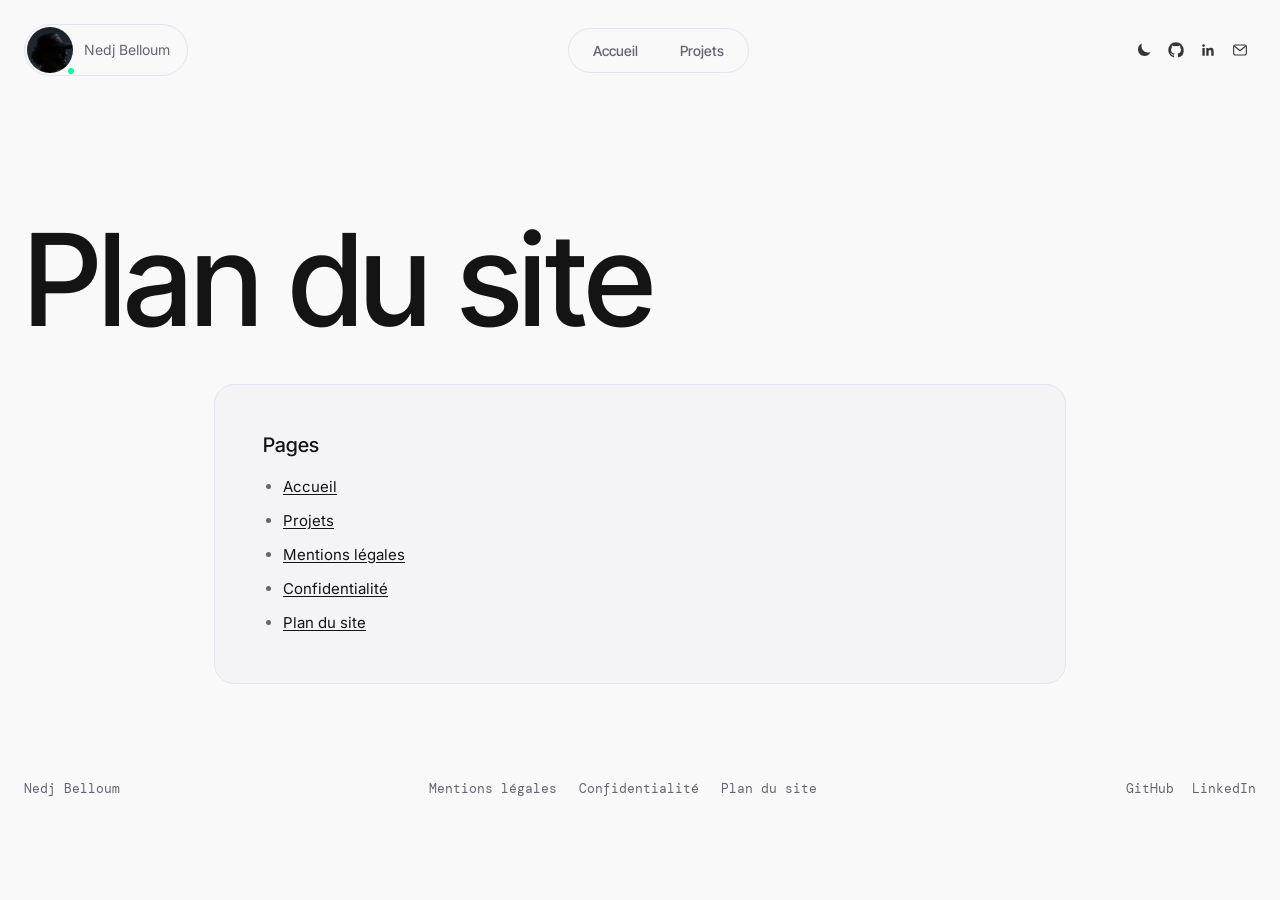
<file: html/plan-site.html>
<!DOCTYPE html>
<html lang="fr">
<head>
<meta charset="UTF-8">
<meta name="viewport" content="width=device-width, initial-scale=1, viewport-fit=cover">
<meta name="theme-color" content="#0a0a0b">
<link rel="manifest" href="/manifest.webmanifest">
<meta name="apple-mobile-web-app-capable" content="yes">
<meta name="mobile-web-app-capable" content="yes">
<meta name="apple-mobile-web-app-title" content="Nedj Belloum">
<meta name="apple-mobile-web-app-status-bar-style" content="default">
<link rel="apple-touch-icon" href="/assets/icon-180.png">
<title>Nedj Belloum</title>
<link rel="preconnect" href="https://fonts.googleapis.com">
<link rel="preconnect" href="https://fonts.gstatic.com" crossorigin>
<link href="https://fonts.googleapis.com/css2?family=DM+Mono:wght@400;500&family=Inter:wght@400;500;600&family=Inter+Tight:wght@500;600&display=swap" rel="stylesheet">
<link rel="stylesheet" href="../css/style.css">
</head>
<body>
<div class="page">

  <header class="topbar">
    <div class="idpill">
      <div class="avatar-outer">
        <div class="avatar-wrap">
          <img src="../assets/avatar.jpg" alt="Nedj Belloum">
        </div>
        <span class="avatar-dot"></span>
      </div>
      <div class="idtext">
        <a class="name" href="../index.html" data-route="accueil">Nedj Belloum</a>
      </div>
    </div>
    <nav class="topnav" aria-label="Navigation principale">
      <a href="../index.html" data-route="accueil">Accueil</a>
      <a href="../html/projets.html" data-route="projets">Projets</a>
    </nav>
    <div class="socials">
      <button aria-label="Activer le mode clair" id="themeToggle" type="button">
        <svg id="themeIcon" viewBox="0 0 24 24" fill="currentColor"><path d="M21.752 15.002A9.72 9.72 0 0118 15.75c-5.385 0-9.75-4.365-9.75-9.75 0-1.33.266-2.597.748-3.752A9.753 9.753 0 003 11.25C3 16.635 7.365 21 12.75 21a9.753 9.753 0 009.002-5.998z"/></svg>
      </button>
      <a href="https://github.com/delcoco95" target="_blank" rel="noopener" aria-label="GitHub">
        <svg viewBox="0 0 24 24" fill="currentColor"><path d="M12 .5C5.65.5.5 5.65.5 12c0 5.09 3.29 9.4 7.86 10.93.57.1.78-.25.78-.55 0-.27-.01-1.15-.02-2.09-3.2.7-3.87-1.36-3.87-1.36-.53-1.33-1.29-1.69-1.29-1.69-1.05-.72.08-.7.08-.7 1.16.08 1.78 1.19 1.78 1.19 1.03 1.77 2.72 1.26 3.38.96.1-.75.4-1.26.73-1.55-2.55-.29-5.24-1.28-5.24-5.68 0-1.26.45-2.28 1.19-3.09-.12-.29-.51-1.46.11-3.05 0 0 .97-.31 3.18 1.18a11 11 0 0 1 5.79 0c2.2-1.49 3.17-1.18 3.17-1.18.63 1.59.24 2.76.12 3.05.74.81 1.19 1.83 1.19 3.09 0 4.41-2.69 5.39-5.25 5.67.41.36.78 1.07.78 2.16 0 1.56-.01 2.82-.01 3.2 0 .31.2.66.79.55A10.51 10.51 0 0 0 23.5 12C23.5 5.65 18.35.5 12 .5Z"/></svg>
      </a>
      <a href="https://www.linkedin.com/in/nedj-belloum/" target="_blank" rel="noopener" aria-label="LinkedIn">
        <svg viewBox="0 0 24 24" fill="currentColor"><path d="M20.45 20.45h-3.55v-5.57c0-1.33-.02-3.03-1.85-3.03-1.86 0-2.14 1.45-2.14 2.94v5.66H9.36V9h3.41v1.56h.05c.47-.9 1.63-1.85 3.36-1.85 3.6 0 4.27 2.37 4.27 5.45v6.29ZM5.34 7.43a2.06 2.06 0 1 1 0-4.12 2.06 2.06 0 0 1 0 4.12ZM7.12 20.45H3.56V9h3.56v11.45Z"/></svg>
      </a>
      <button aria-label="Me contacter" id="headerContactBtn" type="button">
        <svg viewBox="0 0 24 24" fill="none" stroke="currentColor" stroke-width="1.7"><rect x="2.5" y="4.5" width="19" height="15" rx="2.5"/><path d="M3.5 6 12 13l8.5-7"/></svg>
      </button>
    </div>
  </header>
  <div class="view">
    <section class="hero projects-hero">
      <h1>Plan du site</h1>
    </section>
    <div class="legal-wrap">
      <div class="legal-card">
        <h2>Pages</h2>
        <ul>
          <li><a href="../index.html" data-route="accueil">Accueil</a></li>
          <li><a href="../html/projets.html" data-route="projets">Projets</a></li>
          <li><a href="../html/mentions-legales.html" data-route="mentions-legales">Mentions l&eacute;gales</a></li>
          <li><a href="../html/confidentialite.html" data-route="confidentialite">Confidentialit&eacute;</a></li>
          <li><a href="../html/plan-site.html" data-route="plan-site">Plan du site</a></li>
        </ul>
      </div>
    </div>
  </div>

  <nav class="bottomnav" aria-label="Navigation mobile">
    <a class="bottomnav-item" href="../index.html" data-route="accueil">
      <svg viewBox="0 0 24 24" fill="none" stroke="currentColor" stroke-width="1.8" stroke-linecap="round" stroke-linejoin="round"><path d="M3 10.5 12 3l9 7.5"/><path d="M5 9.5V20a1 1 0 0 0 1 1h4v-6h4v6h4a1 1 0 0 0 1-1V9.5"/></svg>
      <span>Accueil</span>
    </a>
    <a class="bottomnav-item" href="../html/projets.html" data-route="projets">
      <svg viewBox="0 0 24 24" fill="currentColor"><rect x="2" y="2" width="9" height="9" rx="2"/><rect x="13" y="2" width="9" height="9" rx="2"/><rect x="2" y="13" width="9" height="9" rx="2"/><rect x="13" y="13" width="9" height="9" rx="2"/></svg>
      <span>Projets</span>
    </a>
    <button class="bottomnav-item" type="button" id="bottomNavContactBtn">
      <svg viewBox="0 0 24 24" fill="none" stroke="currentColor" stroke-width="1.8"><rect x="2.5" y="4.5" width="19" height="15" rx="2.5"/><path d="M3.5 6 12 13l8.5-7"/></svg>
      <span>Contact</span>
    </button>
  </nav>

  <dialog id="contactDialog" closedby="any" aria-labelledby="contactDialogTitle">
    <div class="dlg-inner">
      <div class="dlg-head">
        <div>
          <h3 id="contactDialogTitle">Me contacter</h3>
          <p class="dlg-meta">Je r&eacute;ponds g&eacute;n&eacute;ralement sous 24 &agrave; 48h.</p>
        </div>
        <button class="dlg-close" type="button" data-close aria-label="Fermer"><svg viewBox="0 0 24 24" fill="none" stroke="currentColor" stroke-width="1.8" stroke-linecap="round"><path d="M5 5l14 14M19 5 5 19"/></svg></button>
      </div>
      <form id="contactForm">
        <div class="field">
          <label for="cf-name">Nom</label>
          <input type="text" id="cf-name" name="name" autocomplete="name" required>
        </div>
        <div class="field">
          <label for="cf-email">Votre email</label>
          <input type="email" id="cf-email" name="email" autocomplete="email" required>
        </div>
        <div class="field">
          <label for="cf-message">Message</label>
          <textarea id="cf-message" name="message" rows="5" required></textarea>
        </div>
        <button class="form-submit" type="submit">
          <svg viewBox="0 0 24 24" fill="none" stroke="currentColor" stroke-width="1.7" stroke-linecap="round" stroke-linejoin="round"><path d="M22 2 11 13"/><path d="M22 2 15 22l-4-9-9-4 20-7Z"/></svg>
          Envoyer
        </button>
      </form>
    </div>
  </dialog>
  <footer>
    <div class="foot-row">
      <p class="mono">Nedj Belloum</p>
      <div class="foot-legal">
        <a href="../html/mentions-legales.html" data-route="mentions-legales">Mentions l&eacute;gales</a>
        <a href="../html/confidentialite.html" data-route="confidentialite">Confidentialit&eacute;</a>
        <a href="../html/plan-site.html" data-route="plan-site">Plan du site</a>
      </div>
      <div class="foot-links">
        <a href="https://github.com/delcoco95" target="_blank" rel="noopener">GitHub</a>
        <a href="https://www.linkedin.com/in/nedj-belloum/" target="_blank" rel="noopener">LinkedIn</a>
      </div>
    </div>
  </footer>

</div>
<script src="../js/main.js" defer></script>
</body>
</html>
</file>
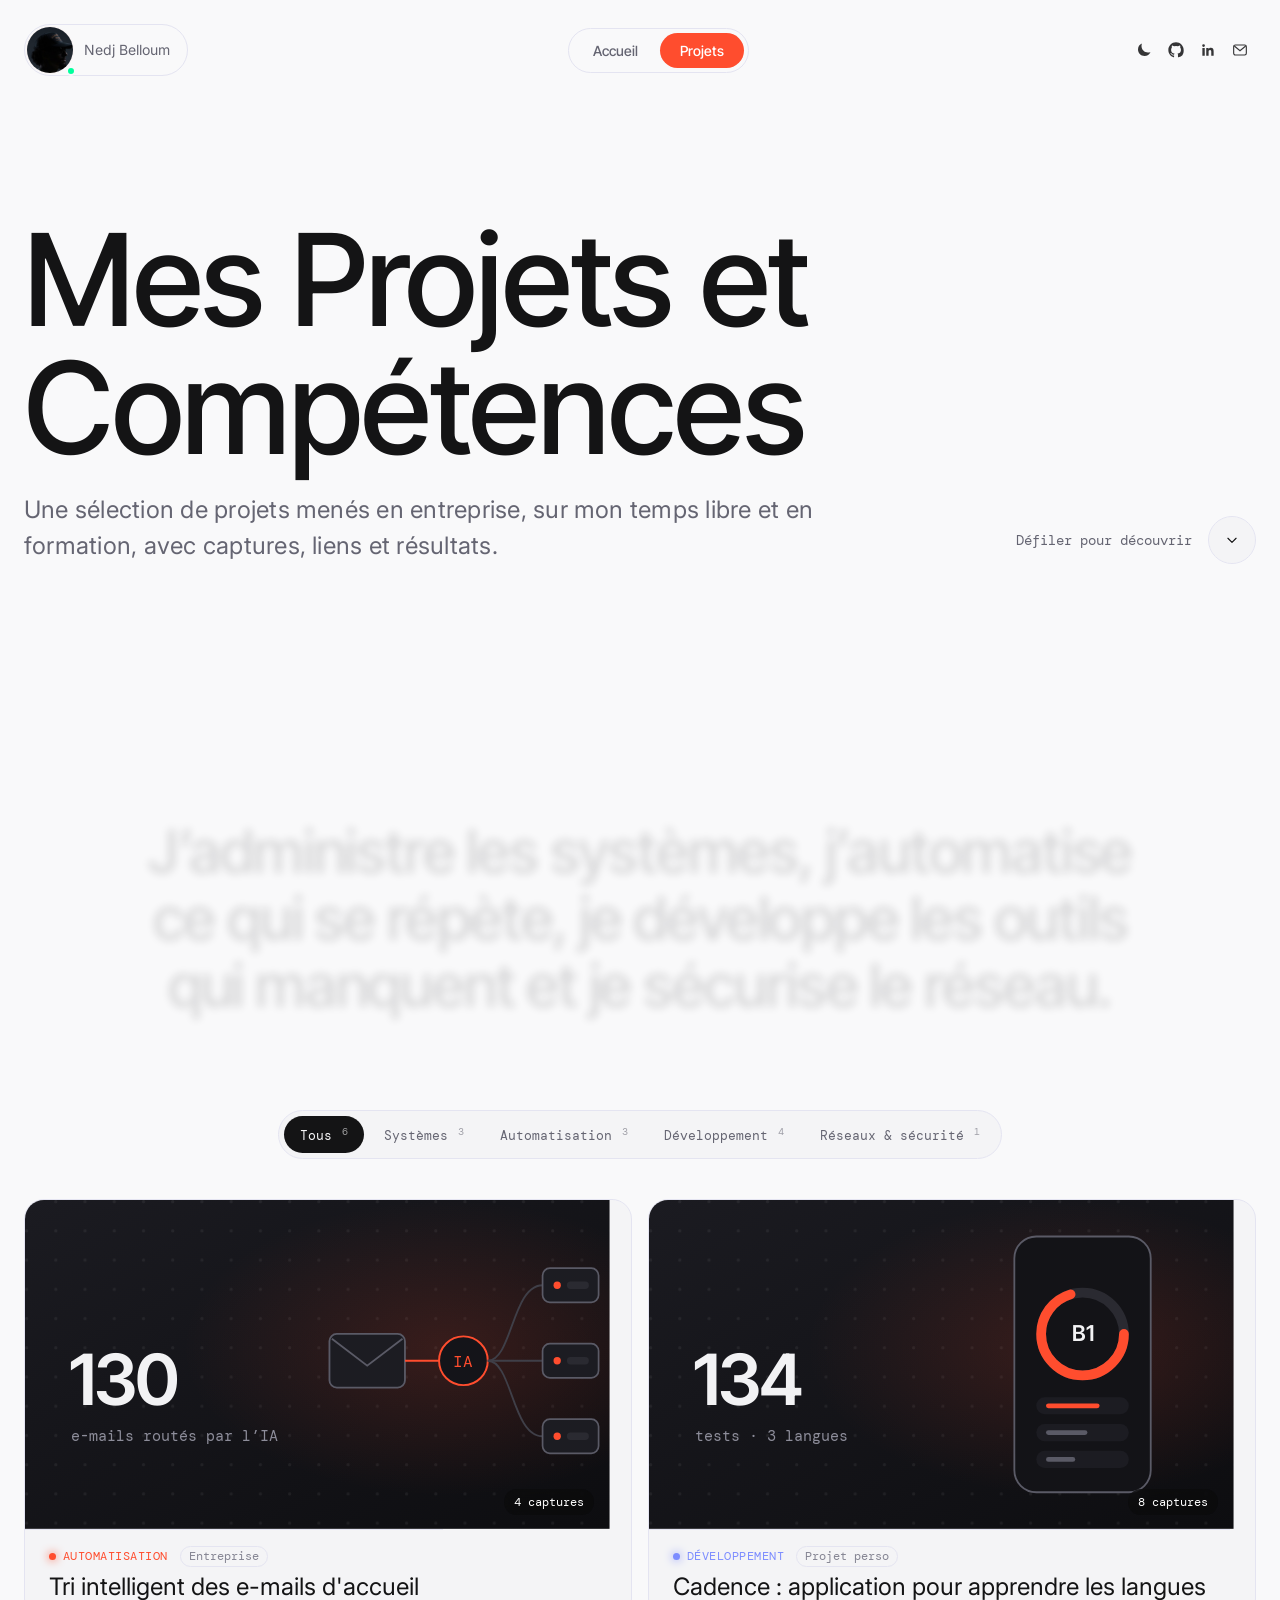
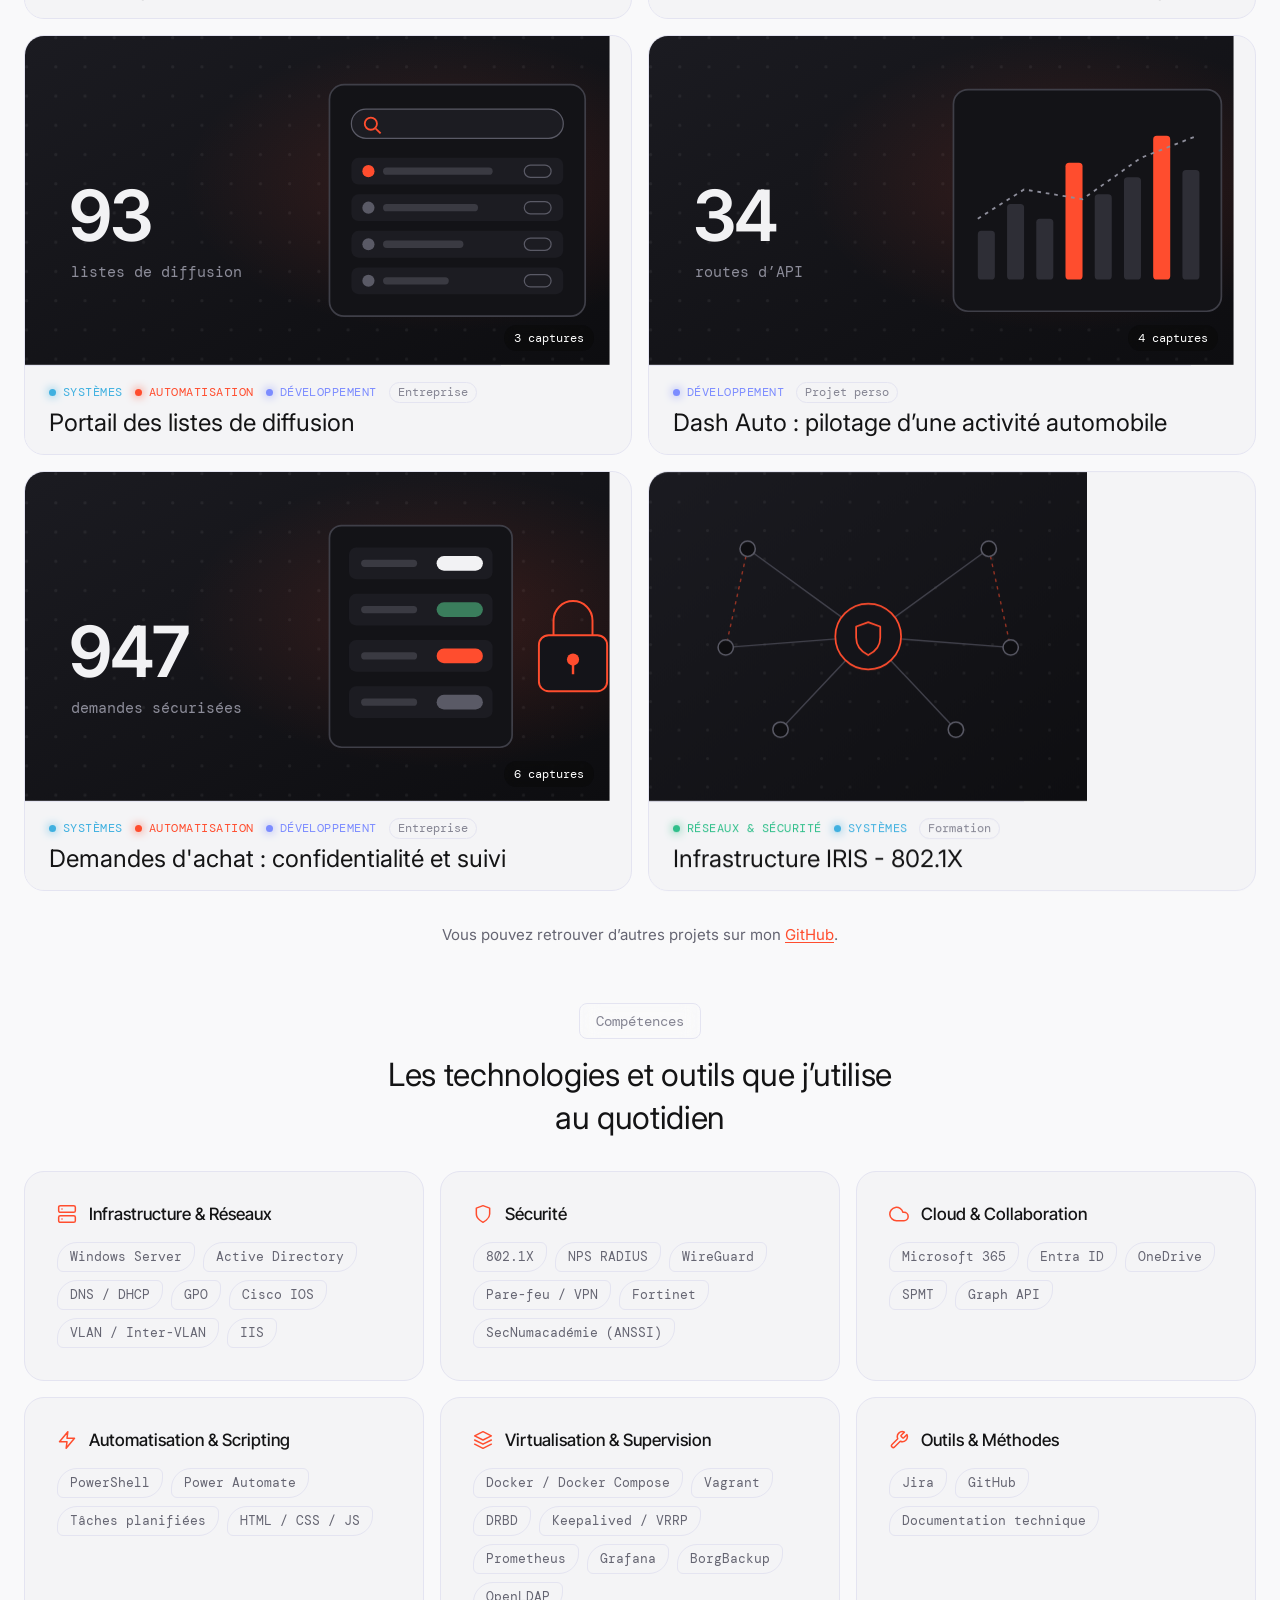
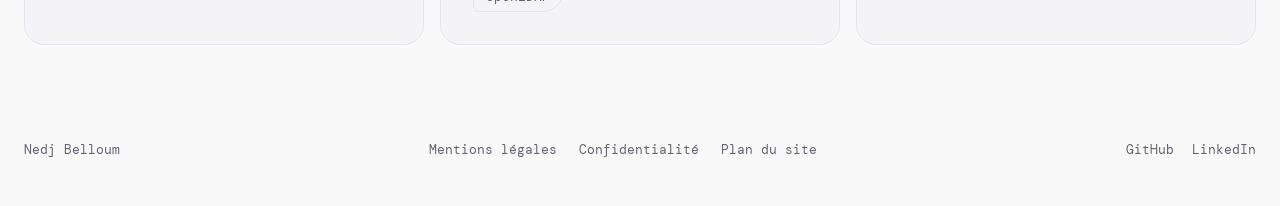
<file: html/projets.html>
<!DOCTYPE html>
<html lang="fr">
<head>
<meta charset="UTF-8">
<meta name="viewport" content="width=device-width, initial-scale=1, viewport-fit=cover">
<meta name="theme-color" content="#0a0a0b">
<link rel="manifest" href="/manifest.webmanifest">
<meta name="apple-mobile-web-app-capable" content="yes">
<meta name="mobile-web-app-capable" content="yes">
<meta name="apple-mobile-web-app-title" content="Nedj Belloum">
<meta name="apple-mobile-web-app-status-bar-style" content="default">
<link rel="apple-touch-icon" href="/assets/icon-180.png">
<title>Nedj Belloum</title>
<link rel="preconnect" href="https://fonts.googleapis.com">
<link rel="preconnect" href="https://fonts.gstatic.com" crossorigin>
<link href="https://fonts.googleapis.com/css2?family=DM+Mono:wght@400;500&family=Inter:wght@400;500;600&family=Inter+Tight:wght@500;600&display=swap" rel="stylesheet">
<link rel="stylesheet" href="../css/style.css">
<link rel="stylesheet" href="../css/projets.css">
<script type="speculationrules">{"prerender":[{"where":{"href_matches":"/*"},"eagerness":"moderate"}]}</script>
<script>(function(d){try{if(!matchMedia("(prefers-reduced-motion: reduce)").matches){d.classList.add("js-motion");setTimeout(function(){if(!window.Motion)d.classList.remove("js-motion")},2500)}}catch(e){}})(document.documentElement)</script>
</head>
<body>
<div class="page">

  <header class="topbar">
    <div class="idpill">
      <div class="avatar-outer">
        <div class="avatar-wrap">
          <img src="../assets/avatar.jpg" alt="Nedj Belloum">
        </div>
        <span class="avatar-dot"></span>
      </div>
      <div class="idtext">
        <a class="name" href="../index.html" data-route="accueil">Nedj Belloum</a>
      </div>
    </div>
    <nav class="topnav" aria-label="Navigation principale">
      <a href="../index.html" data-route="accueil">Accueil</a>
      <a href="../html/projets.html" data-route="projets">Projets</a>
    </nav>
    <div class="socials">
      <button aria-label="Activer le mode clair" id="themeToggle" type="button">
        <svg id="themeIcon" viewBox="0 0 24 24" fill="currentColor"><path d="M21.752 15.002A9.72 9.72 0 0118 15.75c-5.385 0-9.75-4.365-9.75-9.75 0-1.33.266-2.597.748-3.752A9.753 9.753 0 003 11.25C3 16.635 7.365 21 12.75 21a9.753 9.753 0 009.002-5.998z"/></svg>
      </button>
      <a href="https://github.com/delcoco95" target="_blank" rel="noopener" aria-label="GitHub">
        <svg viewBox="0 0 24 24" fill="currentColor"><path d="M12 .5C5.65.5.5 5.65.5 12c0 5.09 3.29 9.4 7.86 10.93.57.1.78-.25.78-.55 0-.27-.01-1.15-.02-2.09-3.2.7-3.87-1.36-3.87-1.36-.53-1.33-1.29-1.69-1.29-1.69-1.05-.72.08-.7.08-.7 1.16.08 1.78 1.19 1.78 1.19 1.03 1.77 2.72 1.26 3.38.96.1-.75.4-1.26.73-1.55-2.55-.29-5.24-1.28-5.24-5.68 0-1.26.45-2.28 1.19-3.09-.12-.29-.51-1.46.11-3.05 0 0 .97-.31 3.18 1.18a11 11 0 0 1 5.79 0c2.2-1.49 3.17-1.18 3.17-1.18.63 1.59.24 2.76.12 3.05.74.81 1.19 1.83 1.19 3.09 0 4.41-2.69 5.39-5.25 5.67.41.36.78 1.07.78 2.16 0 1.56-.01 2.82-.01 3.2 0 .31.2.66.79.55A10.51 10.51 0 0 0 23.5 12C23.5 5.65 18.35.5 12 .5Z"/></svg>
      </a>
      <a href="https://www.linkedin.com/in/nedj-belloum/" target="_blank" rel="noopener" aria-label="LinkedIn">
        <svg viewBox="0 0 24 24" fill="currentColor"><path d="M20.45 20.45h-3.55v-5.57c0-1.33-.02-3.03-1.85-3.03-1.86 0-2.14 1.45-2.14 2.94v5.66H9.36V9h3.41v1.56h.05c.47-.9 1.63-1.85 3.36-1.85 3.6 0 4.27 2.37 4.27 5.45v6.29ZM5.34 7.43a2.06 2.06 0 1 1 0-4.12 2.06 2.06 0 0 1 0 4.12ZM7.12 20.45H3.56V9h3.56v11.45Z"/></svg>
      </a>
      <button aria-label="Me contacter" id="headerContactBtn" type="button">
        <svg viewBox="0 0 24 24" fill="none" stroke="currentColor" stroke-width="1.7"><rect x="2.5" y="4.5" width="19" height="15" rx="2.5"/><path d="M3.5 6 12 13l8.5-7"/></svg>
      </button>
    </div>
  </header>
  <div class="view">

  <section class="hero projects-hero works-hero">
    <h1><span class="word" style="animation-delay:.02s"><span>Mes</span></span> <span class="word" style="animation-delay:.09s"><span>Projets</span></span> <span class="word" style="animation-delay:.16s"><span>et</span></span> <span class="word" style="animation-delay:.23s"><span>Comp&eacute;tences</span></span></h1>
    <div class="hero-row">
      <p class="tagline">Une s&eacute;lection de projets men&eacute;s en entreprise, sur mon temps libre et en formation, avec captures, liens et r&eacute;sultats.</p>
      <div class="scrollbox">
        <span class="scroll-label">D&eacute;filer pour d&eacute;couvrir</span>
        <div class="scroll-badge">
          <svg viewBox="0 0 24 24" fill="none" stroke="currentColor" stroke-width="2" stroke-linecap="round" stroke-linejoin="round"><path d="M5 9l7 7 7-7"/></svg>
        </div>
      </div>
    </div>
  </section>

    <section class="statement" aria-label="Domaines">
      <p class="statement-text"><span>J&rsquo;administre</span> <span>les</span> <span>syst&egrave;mes,</span> <span>j&rsquo;automatise</span> <span>ce</span> <span>qui</span> <span>se</span> <span>r&eacute;p&egrave;te,</span> <span>je</span> <span>d&eacute;veloppe</span> <span>les</span> <span>outils</span> <span>qui</span> <span>manquent</span> <span>et</span> <span>je</span> <span>s&eacute;curise</span> <span>le</span> <span>r&eacute;seau.</span></p>
    </section>
    <div class="works-wrap">
      <div class="works-filter" role="toolbar" aria-label="Filtrer par domaine">
        <span class="filter-pill" aria-hidden="true"></span>
        <button type="button" class="is-active" data-filter="all" aria-pressed="true">Tous <sup>6</sup></button>
        <button type="button" data-filter="sys" aria-pressed="false">Syst&egrave;mes <sup>3</sup></button>
        <button type="button" data-filter="auto" aria-pressed="false">Automatisation <sup>3</sup></button>
        <button type="button" data-filter="dev" aria-pressed="false">D&eacute;veloppement <sup>4</sup></button>
        <button type="button" data-filter="net" aria-pressed="false">R&eacute;seaux &amp; s&eacute;curit&eacute; <sup>1</sup></button>
      </div>
      <div class="works-grid">
      <button class="work-card" type="button" data-dialog="dlg-accueil" data-kind="Entreprise" data-domain="auto" aria-haspopup="dialog" aria-label="Voir le détail du projet Tri intelligent des e-mails d&#x27;accueil">
        <div class="work-media">
          <div class="work-chip">2026 · Automatisation &amp; IA</div>
          <div class="work-hint" aria-hidden="true"><svg viewBox="0 0 24 24" fill="none" stroke="currentColor" stroke-width="2" stroke-linecap="round" stroke-linejoin="round"><path d="M7 17 17 7M9 7h8v8"/></svg></div>
          <svg viewBox="0 0 480 270" preserveAspectRatio="xMidYMid slice" role="img" aria-hidden="true">
<defs><linearGradient id="gaccueil" x1="0" y1="0" x2="1" y2="1"><stop offset="0%" stop-color="#1b1b21"/><stop offset="100%" stop-color="#0d0d10"/></linearGradient>
<pattern id="daccueil" width="24" height="24" patternUnits="userSpaceOnUse"><circle cx="1.3" cy="1.3" r="1.3" fill="#fff" opacity=".06"/></pattern>
<radialGradient id="raccueil" cx="72%" cy="45%" r="45%"><stop offset="0%" stop-color="#ff4d2e" stop-opacity=".16"/><stop offset="100%" stop-color="#ff4d2e" stop-opacity="0"/></radialGradient></defs>
<rect width="480" height="270" fill="url(#gaccueil)"/><rect width="480" height="270" fill="url(#daccueil)"/><rect width="480" height="270" fill="url(#raccueil)"/>
<g class="cv-motif" transform="translate(250,30)"><rect x="0" y="80" width="62" height="44" rx="6" fill="#1c1c22" stroke="#5a5a66" stroke-width="1.5"/><path d="M2 84 31 106 60 84" fill="none" stroke="#5a5a66" stroke-width="1.5"/>
<circle cx="110" cy="102" r="20" fill="#141419" stroke="#ff4d2e" stroke-width="1.6"/><text x="110" y="107" text-anchor="middle" font-family="DM Mono,monospace" font-size="13" fill="#ff4d2e">IA</text>
<path d="M62 102 H90" stroke="#ff4d2e" stroke-width="1.5"/>
<g fill="none" stroke="#3f3f48" stroke-width="1.5"><path d="M130 102 C150 102 150 40 175 40"/><path d="M130 102 H175"/><path d="M130 102 C150 102 150 164 175 164"/></g>
<g fill="#1c1c22" stroke="#5a5a66" stroke-width="1.4"><rect x="175" y="26" width="46" height="28" rx="6"/><rect x="175" y="88" width="46" height="28" rx="6"/><rect x="175" y="150" width="46" height="28" rx="6"/></g>
<g fill="#ff4d2e"><circle cx="187" cy="40" r="3"/><circle cx="187" cy="102" r="3"/><circle cx="187" cy="164" r="3"/></g>
<g fill="#2a2a31"><rect x="195" y="37" width="18" height="6" rx="3"/><rect x="195" y="99" width="18" height="6" rx="3"/><rect x="195" y="161" width="18" height="6" rx="3"/></g></g>
<text class="cv-num" data-to="133" x="36" y="168" font-family="Inter Tight, Inter, sans-serif" font-weight="600" font-size="58" fill="#f2f2f4" letter-spacing="-1.5"><tspan class="cv-val">133</tspan><tspan fill="#ff4d2e" font-size="30" dx="4"></tspan></text>
<text class="cv-label" x="38" y="198" font-family="DM Mono, monospace" font-size="12.5" fill="#8d8d9a">e-mails routés par l’IA</text>
</svg>
          <span class="work-proof">4 captures</span>
        </div>
        <div class="work-title"><div class="work-labels"><span class="work-domain d-auto">Automatisation</span><span class="work-ctx">Entreprise</span></div><h3>Tri intelligent des e-mails d&#x27;accueil</h3></div>
      </button>
      <button class="work-card" type="button" data-dialog="dlg-cadence" data-kind="Personnel" data-domain="dev" aria-haspopup="dialog" aria-label="Voir le détail du projet Cadence : application pour apprendre les langues">
        <div class="work-media">
          <div class="work-chip">2026 · Application web</div>
          <div class="work-hint" aria-hidden="true"><svg viewBox="0 0 24 24" fill="none" stroke="currentColor" stroke-width="2" stroke-linecap="round" stroke-linejoin="round"><path d="M7 17 17 7M9 7h8v8"/></svg></div>
          <svg viewBox="0 0 480 270" preserveAspectRatio="xMidYMid slice" role="img" aria-hidden="true">
<defs><linearGradient id="gcadence" x1="0" y1="0" x2="1" y2="1"><stop offset="0%" stop-color="#1b1b21"/><stop offset="100%" stop-color="#0d0d10"/></linearGradient>
<pattern id="dcadence" width="24" height="24" patternUnits="userSpaceOnUse"><circle cx="1.3" cy="1.3" r="1.3" fill="#fff" opacity=".06"/></pattern>
<radialGradient id="rcadence" cx="72%" cy="45%" r="45%"><stop offset="0%" stop-color="#ff4d2e" stop-opacity=".16"/><stop offset="100%" stop-color="#ff4d2e" stop-opacity="0"/></radialGradient></defs>
<rect width="480" height="270" fill="url(#gcadence)"/><rect width="480" height="270" fill="url(#dcadence)"/><rect width="480" height="270" fill="url(#rcadence)"/>
<g class="cv-motif" transform="translate(250,30)"><rect x="50" y="0" width="112" height="210" rx="18" fill="#131317" stroke="#5a5a66" stroke-width="1.5"/>
<circle cx="106" cy="80" r="34" fill="none" stroke="#2a2a31" stroke-width="8"/><circle cx="106" cy="80" r="34" fill="none" stroke="#ff4d2e" stroke-width="8" stroke-dasharray="150 214" transform="rotate(-90 106 80)" stroke-linecap="round"/>
<text x="106" y="86" text-anchor="middle" font-family="Inter Tight,sans-serif" font-size="18" font-weight="600" fill="#f2f2f4">B1</text>
<rect x="68" y="132" width="76" height="14" rx="7" fill="#1c1c22"/><rect x="76" y="137" width="44" height="4" rx="2" fill="#ff4d2e"/><rect x="68" y="154" width="76" height="14" rx="7" fill="#1c1c22"/><rect x="76" y="159" width="34" height="4" rx="2" fill="#5a5a66"/><rect x="68" y="176" width="76" height="14" rx="7" fill="#1c1c22"/><rect x="76" y="181" width="24" height="4" rx="2" fill="#5a5a66"/></g>
<text class="cv-num" data-to="137" x="36" y="168" font-family="Inter Tight, Inter, sans-serif" font-weight="600" font-size="58" fill="#f2f2f4" letter-spacing="-1.5"><tspan class="cv-val">137</tspan><tspan fill="#ff4d2e" font-size="30" dx="4"></tspan></text>
<text class="cv-label" x="38" y="198" font-family="DM Mono, monospace" font-size="12.5" fill="#8d8d9a">tests · 3 langues</text>
</svg>
          <span class="work-proof">8 captures</span>
        </div>
        <div class="work-title"><div class="work-labels"><span class="work-domain d-dev">Développement</span><span class="work-ctx">Projet perso</span></div><h3>Cadence : application pour apprendre les langues</h3></div>
      </button>
      <button class="work-card" type="button" data-dialog="dlg-listes" data-kind="Entreprise" data-domain="sys auto dev" aria-haspopup="dialog" aria-label="Voir le détail du projet Portail des listes de diffusion">
        <div class="work-media">
          <div class="work-chip">2026 · Windows Server &amp; Microsoft 365</div>
          <div class="work-hint" aria-hidden="true"><svg viewBox="0 0 24 24" fill="none" stroke="currentColor" stroke-width="2" stroke-linecap="round" stroke-linejoin="round"><path d="M7 17 17 7M9 7h8v8"/></svg></div>
          <svg viewBox="0 0 480 270" preserveAspectRatio="xMidYMid slice" role="img" aria-hidden="true">
<defs><linearGradient id="glistes" x1="0" y1="0" x2="1" y2="1"><stop offset="0%" stop-color="#1b1b21"/><stop offset="100%" stop-color="#0d0d10"/></linearGradient>
<pattern id="dlistes" width="24" height="24" patternUnits="userSpaceOnUse"><circle cx="1.3" cy="1.3" r="1.3" fill="#fff" opacity=".06"/></pattern>
<radialGradient id="rlistes" cx="72%" cy="45%" r="45%"><stop offset="0%" stop-color="#ff4d2e" stop-opacity=".16"/><stop offset="100%" stop-color="#ff4d2e" stop-opacity="0"/></radialGradient></defs>
<rect width="480" height="270" fill="url(#glistes)"/><rect width="480" height="270" fill="url(#dlistes)"/><rect width="480" height="270" fill="url(#rlistes)"/>
<g class="cv-motif" transform="translate(250,30)"><rect x="0" y="10" width="210" height="190" rx="12" fill="#131317" stroke="#3f3f48" stroke-width="1.4"/>
<rect x="18" y="30" width="174" height="24" rx="12" fill="#1c1c22" stroke="#5a5a66"/><circle cx="34" cy="42" r="5" fill="none" stroke="#ff4d2e" stroke-width="1.5"/><path d="M38 46l4 4" stroke="#ff4d2e" stroke-width="1.5"/>
<rect x="18" y="70" width="174" height="22" rx="6" fill="#1c1c22"/><circle cx="32" cy="81" r="5" fill="#ff4d2e"/><rect x="44" y="78" width="90" height="6" rx="3" fill="#3a3a42"/><rect x="160" y="76" width="22" height="10" rx="5" fill="none" stroke="#5a5a66"/><rect x="18" y="100" width="174" height="22" rx="6" fill="#1c1c22"/><circle cx="32" cy="111" r="5" fill="#5a5a66"/><rect x="44" y="108" width="78" height="6" rx="3" fill="#3a3a42"/><rect x="160" y="106" width="22" height="10" rx="5" fill="none" stroke="#5a5a66"/><rect x="18" y="130" width="174" height="22" rx="6" fill="#1c1c22"/><circle cx="32" cy="141" r="5" fill="#5a5a66"/><rect x="44" y="138" width="66" height="6" rx="3" fill="#3a3a42"/><rect x="160" y="136" width="22" height="10" rx="5" fill="none" stroke="#5a5a66"/><rect x="18" y="160" width="174" height="22" rx="6" fill="#1c1c22"/><circle cx="32" cy="171" r="5" fill="#5a5a66"/><rect x="44" y="168" width="54" height="6" rx="3" fill="#3a3a42"/><rect x="160" y="166" width="22" height="10" rx="5" fill="none" stroke="#5a5a66"/></g>
<text class="cv-num" data-to="95" x="36" y="168" font-family="Inter Tight, Inter, sans-serif" font-weight="600" font-size="58" fill="#f2f2f4" letter-spacing="-1.5"><tspan class="cv-val">95</tspan><tspan fill="#ff4d2e" font-size="30" dx="4"></tspan></text>
<text class="cv-label" x="38" y="198" font-family="DM Mono, monospace" font-size="12.5" fill="#8d8d9a">listes de diffusion</text>
</svg>
          <span class="work-proof">3 captures</span>
        </div>
        <div class="work-title"><div class="work-labels"><span class="work-domain d-sys">Systèmes</span><span class="work-domain d-auto">Automatisation</span><span class="work-domain d-dev">Développement</span><span class="work-ctx">Entreprise</span></div><h3>Portail des listes de diffusion</h3></div>
      </button>
      <button class="work-card" type="button" data-dialog="dlg-dashauto" data-kind="Personnel" data-domain="dev" aria-haspopup="dialog" aria-label="Voir le détail du projet Dash Auto : pilotage d’une activité automobile">
        <div class="work-media">
          <div class="work-chip">2026 · Full-stack</div>
          <div class="work-hint" aria-hidden="true"><svg viewBox="0 0 24 24" fill="none" stroke="currentColor" stroke-width="2" stroke-linecap="round" stroke-linejoin="round"><path d="M7 17 17 7M9 7h8v8"/></svg></div>
          <svg viewBox="0 0 480 270" preserveAspectRatio="xMidYMid slice" role="img" aria-hidden="true">
<defs><linearGradient id="gdashauto" x1="0" y1="0" x2="1" y2="1"><stop offset="0%" stop-color="#1b1b21"/><stop offset="100%" stop-color="#0d0d10"/></linearGradient>
<pattern id="ddashauto" width="24" height="24" patternUnits="userSpaceOnUse"><circle cx="1.3" cy="1.3" r="1.3" fill="#fff" opacity=".06"/></pattern>
<radialGradient id="rdashauto" cx="72%" cy="45%" r="45%"><stop offset="0%" stop-color="#ff4d2e" stop-opacity=".16"/><stop offset="100%" stop-color="#ff4d2e" stop-opacity="0"/></radialGradient></defs>
<rect width="480" height="270" fill="url(#gdashauto)"/><rect width="480" height="270" fill="url(#ddashauto)"/><rect width="480" height="270" fill="url(#rdashauto)"/>
<g class="cv-motif" transform="translate(250,30)"><rect x="0" y="14" width="220" height="182" rx="12" fill="#131317" stroke="#3f3f48" stroke-width="1.4"/>
<rect x="20" y="130" width="14" height="40" rx="3" fill="#2e2e36"/><rect x="44" y="108" width="14" height="62" rx="3" fill="#2e2e36"/><rect x="68" y="120" width="14" height="50" rx="3" fill="#2e2e36"/><rect x="92" y="74" width="14" height="96" rx="3" fill="#ff4d2e"/><rect x="116" y="100" width="14" height="70" rx="3" fill="#2e2e36"/><rect x="140" y="86" width="14" height="84" rx="3" fill="#2e2e36"/><rect x="164" y="52" width="14" height="118" rx="3" fill="#ff4d2e"/><rect x="188" y="80" width="14" height="90" rx="3" fill="#2e2e36"/>
<path d="M20 120 L58 96 L106 104 L154 70 L200 52" fill="none" stroke="#8d8d9a" stroke-width="1.5" stroke-dasharray="3 4"/></g>
<text class="cv-num" data-to="35" x="36" y="168" font-family="Inter Tight, Inter, sans-serif" font-weight="600" font-size="58" fill="#f2f2f4" letter-spacing="-1.5"><tspan class="cv-val">35</tspan><tspan fill="#ff4d2e" font-size="30" dx="4"></tspan></text>
<text class="cv-label" x="38" y="198" font-family="DM Mono, monospace" font-size="12.5" fill="#8d8d9a">routes d’API</text>
</svg>
          <span class="work-proof">4 captures</span>
        </div>
        <div class="work-title"><div class="work-labels"><span class="work-domain d-dev">Développement</span><span class="work-ctx">Projet perso</span></div><h3>Dash Auto : pilotage d’une activité automobile</h3></div>
      </button>
      <button class="work-card" type="button" data-dialog="dlg-da" data-kind="Entreprise" data-domain="sys auto dev" aria-haspopup="dialog" aria-label="Voir le détail du projet Demandes d&#x27;achat : confidentialité et suivi">
        <div class="work-media">
          <div class="work-chip">2026 · SharePoint &amp; Power Platform</div>
          <div class="work-hint" aria-hidden="true"><svg viewBox="0 0 24 24" fill="none" stroke="currentColor" stroke-width="2" stroke-linecap="round" stroke-linejoin="round"><path d="M7 17 17 7M9 7h8v8"/></svg></div>
          <svg viewBox="0 0 480 270" preserveAspectRatio="xMidYMid slice" role="img" aria-hidden="true">
<defs><linearGradient id="gda" x1="0" y1="0" x2="1" y2="1"><stop offset="0%" stop-color="#1b1b21"/><stop offset="100%" stop-color="#0d0d10"/></linearGradient>
<pattern id="dda" width="24" height="24" patternUnits="userSpaceOnUse"><circle cx="1.3" cy="1.3" r="1.3" fill="#fff" opacity=".06"/></pattern>
<radialGradient id="rda" cx="72%" cy="45%" r="45%"><stop offset="0%" stop-color="#ff4d2e" stop-opacity=".16"/><stop offset="100%" stop-color="#ff4d2e" stop-opacity="0"/></radialGradient></defs>
<rect width="480" height="270" fill="url(#gda)"/><rect width="480" height="270" fill="url(#dda)"/><rect width="480" height="270" fill="url(#rda)"/>
<g class="cv-motif" transform="translate(250,30)"><rect x="0" y="14" width="150" height="182" rx="10" fill="#131317" stroke="#3f3f48" stroke-width="1.4"/>
<rect x="16" y="32" width="118" height="26" rx="6" fill="#1c1c22"/><rect x="26" y="42" width="46" height="6" rx="3" fill="#3a3a42"/><rect x="88" y="39" width="38" height="12" rx="6" fill="#f2f2f4" opacity=".9"/><rect x="16" y="70" width="118" height="26" rx="6" fill="#1c1c22"/><rect x="26" y="80" width="46" height="6" rx="3" fill="#3a3a42"/><rect x="88" y="77" width="38" height="12" rx="6" fill="#3a7d5c" opacity=".9"/><rect x="16" y="108" width="118" height="26" rx="6" fill="#1c1c22"/><rect x="26" y="118" width="46" height="6" rx="3" fill="#3a3a42"/><rect x="88" y="115" width="38" height="12" rx="6" fill="#ff4d2e" opacity=".9"/><rect x="16" y="146" width="118" height="26" rx="6" fill="#1c1c22"/><rect x="26" y="156" width="46" height="6" rx="3" fill="#3a3a42"/><rect x="88" y="153" width="38" height="12" rx="6" fill="#5a5a66" opacity=".9"/>
<rect x="172" y="104" width="56" height="46" rx="8" fill="#141419" stroke="#ff4d2e" stroke-width="1.6"/><path d="M184 104v-12a16 16 0 0 1 32 0v12" fill="none" stroke="#ff4d2e" stroke-width="1.6"/><circle cx="200" cy="124" r="5" fill="#ff4d2e"/><path d="M200 128v8" stroke="#ff4d2e" stroke-width="2"/></g>
<text class="cv-num" data-to="989" x="36" y="168" font-family="Inter Tight, Inter, sans-serif" font-weight="600" font-size="58" fill="#f2f2f4" letter-spacing="-1.5"><tspan class="cv-val">989</tspan><tspan fill="#ff4d2e" font-size="30" dx="4"></tspan></text>
<text class="cv-label" x="38" y="198" font-family="DM Mono, monospace" font-size="12.5" fill="#8d8d9a">demandes sécurisées</text>
</svg>
          <span class="work-proof">6 captures</span>
        </div>
        <div class="work-title"><div class="work-labels"><span class="work-domain d-sys">Systèmes</span><span class="work-domain d-auto">Automatisation</span><span class="work-domain d-dev">Développement</span><span class="work-ctx">Entreprise</span></div><h3>Demandes d&#x27;achat : confidentialité et suivi</h3></div>
      </button>
      <button class="work-card" type="button" data-dialog="dlg-iris" data-kind="Formation" data-domain="net sys" aria-haspopup="dialog" aria-label="Voir le d&eacute;tail du projet Infrastructure IRIS - 802.1X">
        <div class="work-media">
          <div class="work-chip">2025 &middot; R&eacute;seaux &amp; S&eacute;curit&eacute;</div>
          <div class="work-hint" aria-hidden="true"><svg viewBox="0 0 24 24" fill="none" stroke="currentColor" stroke-width="2" stroke-linecap="round" stroke-linejoin="round"><path d="M7 17 17 7M9 7h8v8"/></svg></div>
          <svg viewBox="0 0 400 300" preserveAspectRatio="xMidYMid slice">
          <defs>
            <linearGradient id="gNet" x1="0" y1="0" x2="1" y2="1">
              <stop offset="0%" stop-color="#1b1b21"/><stop offset="100%" stop-color="#0e0e11"/>
            </linearGradient>
            <pattern id="dotsNet" width="26" height="26" patternUnits="userSpaceOnUse">
              <circle cx="1.4" cy="1.4" r="1.4" fill="#ffffff" opacity="0.06"/>
            </pattern>
          </defs>
          <rect width="400" height="300" fill="url(#gNet)"/>
          <rect width="400" height="300" fill="url(#dotsNet)"/>
          <g stroke="#4a4a55" stroke-width="1.3" opacity="0.9">
            <line x1="200" y1="150" x2="90" y2="70"/>
            <line x1="200" y1="150" x2="310" y2="70"/>
            <line x1="200" y1="150" x2="70" y2="160"/>
            <line x1="200" y1="150" x2="330" y2="160"/>
            <line x1="200" y1="150" x2="120" y2="235"/>
            <line x1="200" y1="150" x2="280" y2="235"/>
          </g>
          <g stroke="#ff4d2e" stroke-width="1.3" stroke-dasharray="3 4" opacity="0.55">
            <line x1="90" y1="70" x2="70" y2="160"/>
            <line x1="310" y1="70" x2="330" y2="160"/>
          </g>
          <g fill="#0e0e11" stroke="#5a5a66" stroke-width="1.4">
            <circle cx="90" cy="70" r="7"/>
            <circle cx="310" cy="70" r="7"/>
            <circle cx="70" cy="160" r="7"/>
            <circle cx="330" cy="160" r="7"/>
            <circle cx="120" cy="235" r="7"/>
            <circle cx="280" cy="235" r="7"/>
          </g>
          <circle cx="200" cy="150" r="30" fill="#141419" stroke="#ff4d2e" stroke-width="1.6"/>
          <path d="M200 137 l11 4 v10 c0 8 -5 13 -11 16 c-6 -3 -11 -8 -11 -16 v-10 z" fill="none" stroke="#ff4d2e" stroke-width="1.6" stroke-linejoin="round"/>
        </svg>
        </div>
        <div class="work-title"><div class="work-labels"><span class="work-domain d-net">Réseaux &amp; sécurité</span><span class="work-domain d-sys">Systèmes</span><span class="work-ctx">Formation</span></div><h3>Infrastructure IRIS - 802.1X</h3></div>
      </button>

            </div>
    </div>

    <p class="more-projects">Vous pouvez retrouver d&rsquo;autres projets sur mon <a href="https://github.com/delcoco95" target="_blank" rel="noopener">GitHub</a>.</p>

  <div class="skills-wrap">
    <div class="skills-head">
      <span class="tag">Comp&eacute;tences</span>
      <h2>Les technologies et outils que j&rsquo;utilise au quotidien</h2>
    </div>
    <div class="skills-grid">

      <div class="skill-card">
        <h3>
          <svg viewBox="0 0 24 24" fill="none" stroke="currentColor" stroke-width="1.8" stroke-linecap="round" stroke-linejoin="round"><rect x="2" y="2" width="20" height="8" rx="2"/><rect x="2" y="14" width="20" height="8" rx="2"/><line x1="6" y1="6" x2="6.01" y2="6"/><line x1="6" y1="18" x2="6.01" y2="18"/></svg>
          Infrastructure &amp; R&eacute;seaux
        </h3>
        <div class="skill-chips"><span>Windows Server</span><span>Active Directory</span><span>DNS / DHCP</span><span>GPO</span><span>Cisco IOS</span><span>VLAN / Inter-VLAN</span><span>IIS</span></div>
      </div>

      <div class="skill-card">
        <h3>
          <svg viewBox="0 0 24 24" fill="none" stroke="currentColor" stroke-width="1.8" stroke-linecap="round" stroke-linejoin="round"><path d="M12 22s8-4 8-10V5l-8-3-8 3v7c0 6 8 10 8 10z"/></svg>
          S&eacute;curit&eacute;
        </h3>
        <div class="skill-chips"><span>802.1X</span><span>NPS RADIUS</span><span>WireGuard</span><span>Pare-feu / VPN</span><span>Fortinet</span><span>SecNumacad&eacute;mie (ANSSI)</span></div>
      </div>

      <div class="skill-card">
        <h3>
          <svg viewBox="0 0 24 24" fill="none" stroke="currentColor" stroke-width="1.8" stroke-linecap="round" stroke-linejoin="round"><path d="M18 10h-1.26A8 8 0 1 0 9 20h9a5 5 0 0 0 0-10z"/></svg>
          Cloud &amp; Collaboration
        </h3>
        <div class="skill-chips"><span>Microsoft 365</span><span>Entra ID</span><span>OneDrive</span><span>SPMT</span><span>Graph API</span></div>
      </div>

      <div class="skill-card">
        <h3>
          <svg viewBox="0 0 24 24" fill="none" stroke="currentColor" stroke-width="1.8" stroke-linecap="round" stroke-linejoin="round"><polygon points="13 2 3 14 12 14 11 22 21 10 12 10 13 2"/></svg>
          Automatisation &amp; Scripting
        </h3>
        <div class="skill-chips"><span>PowerShell</span><span>Power Automate</span><span>T&acirc;ches planifi&eacute;es</span><span>HTML / CSS / JS</span></div>
      </div>

      <div class="skill-card">
        <h3>
          <svg viewBox="0 0 24 24" fill="none" stroke="currentColor" stroke-width="1.8" stroke-linecap="round" stroke-linejoin="round"><polygon points="12 2 2 7 12 12 22 7 12 2"/><polyline points="2 17 12 22 22 17"/><polyline points="2 12 12 17 22 12"/></svg>
          Virtualisation &amp; Supervision
        </h3>
        <div class="skill-chips"><span>Docker / Docker Compose</span><span>Vagrant</span><span>DRBD</span><span>Keepalived / VRRP</span><span>Prometheus</span><span>Grafana</span><span>BorgBackup</span><span>OpenLDAP</span></div>
      </div>

      <div class="skill-card">
        <h3>
          <svg viewBox="0 0 24 24" fill="none" stroke="currentColor" stroke-width="1.8" stroke-linecap="round" stroke-linejoin="round"><path d="M14.7 6.3a1 1 0 0 0 0 1.4l1.6 1.6a1 1 0 0 0 1.4 0l3.77-3.77a6 6 0 0 1-7.94 7.94l-6.91 6.91a2.12 2.12 0 0 1-3-3l6.91-6.91a6 6 0 0 1 7.94-7.94l-3.76 3.76z"/></svg>
          Outils &amp; M&eacute;thodes
        </h3>
        <div class="skill-chips"><span>Jira</span><span>GitHub</span><span>Documentation technique</span></div>
      </div>

    </div>
  </div>

  </div>

  <nav class="bottomnav" aria-label="Navigation mobile">
    <a class="bottomnav-item" href="../index.html" data-route="accueil">
      <svg viewBox="0 0 24 24" fill="none" stroke="currentColor" stroke-width="1.8" stroke-linecap="round" stroke-linejoin="round"><path d="M3 10.5 12 3l9 7.5"/><path d="M5 9.5V20a1 1 0 0 0 1 1h4v-6h4v6h4a1 1 0 0 0 1-1V9.5"/></svg>
      <span>Accueil</span>
    </a>
    <a class="bottomnav-item" href="../html/projets.html" data-route="projets">
      <svg viewBox="0 0 24 24" fill="currentColor"><rect x="2" y="2" width="9" height="9" rx="2"/><rect x="13" y="2" width="9" height="9" rx="2"/><rect x="2" y="13" width="9" height="9" rx="2"/><rect x="13" y="13" width="9" height="9" rx="2"/></svg>
      <span>Projets</span>
    </a>
    <button class="bottomnav-item" type="button" id="bottomNavContactBtn">
      <svg viewBox="0 0 24 24" fill="none" stroke="currentColor" stroke-width="1.8"><rect x="2.5" y="4.5" width="19" height="15" rx="2.5"/><path d="M3.5 6 12 13l8.5-7"/></svg>
      <span>Contact</span>
    </button>
  </nav>

  <dialog id="dlg-accueil" class="project-dialog wide" closedby="any" aria-labelledby="dlg-accueil-title">
    <div class="dlg-inner">
      <div class="dlg-head">
        <div>
          <h3 id="dlg-accueil-title">Tri intelligent des e-mails d&#x27;accueil</h3>
          <p class="dlg-meta">Groupe Ragni · Juil. – août 2026 · Projet mené seul, suivi dans Jira</p>
        </div>
        <button class="dlg-close" type="button" data-close aria-label="Fermer"><svg viewBox="0 0 24 24" fill="none" stroke="currentColor" stroke-width="1.8" stroke-linecap="round"><path d="M5 5l14 14M19 5 5 19"/></svg></button>
      </div>
      <div class="dlg-section">
        <h4>Besoin</h4>
        <p>Les e-mails reçus sur les deux adresses de contact publiques du groupe étaient triés à la main par l&#x27;accueil : délais de réponse, oublis et e-mails envoyés à la mauvaise agence.</p>
      </div>
      <div class="dlg-section">
        <h4>Ce que j&rsquo;ai réalisé</h4>
        <ul class="dlg-list"><li>Recueil du besoin avec l&#x27;accueil, puis deux démonstrations avant la mise en production.</li><li>Flux Power Automate : à chaque e-mail, un prompt d&#x27;IA (AI Builder) lit l&#x27;objet et le corps et choisit une catégorie (facture, devis, candidature, partenariat…).</li><li>Aiguillage avec une branche par destinataire ; pour les demandes de devis, recherche de l&#x27;agence commerciale à partir de l&#x27;adresse du client.</li><li>Branche « courrier inconnu » : aucun e-mail ne disparaît, tout est classé et tracé.</li><li>Bilan chiffré présenté à la direction, guide utilisateur et procédure technique.</li></ul>
      </div>
      <div class="dlg-section">
        <h4>Résultats</h4>
        <div class="dlg-kpis"><div><b>133</b><span>e-mails routés automatiquement au 1er bilan</span></div><div><b>100 %</b><span>des e-mails tracés</span></div><div><b>2</b><span>boîtes de contact automatisées</span></div></div>
      </div>
      <div class="dlg-section">
        <h4>Technologies</h4>
        <div class="dlg-chips"><span>Power Automate</span><span>AI Builder (prompt)</span><span>Exchange Online</span><span>Excel / SharePoint</span><span>Jira</span></div>
      </div>
      <div class="dlg-section">
        <h4>Preuves</h4>
        <div class="dlg-gallery"><figure><button type="button" class="shot" data-src="../assets/projets/pro-accueil-flux.webp" data-caption="Vue complète du flux : analyse IA, aiguillage, recherche de l&#x27;agence" aria-label="Agrandir : Vue complète du flux : analyse IA, aiguillage, recherche de l&#x27;agence"><img src="../assets/projets/pro-accueil-flux.webp" alt="Vue complète du flux : analyse IA, aiguillage, recherche de l&#x27;agence" loading="lazy" decoding="async"></button><figcaption>Vue complète du flux : analyse IA, aiguillage, recherche de l&#x27;agence</figcaption></figure><figure><button type="button" class="shot" data-src="../assets/projets/pro-accueil-prompt.webp" data-caption="Le prompt d&#x27;IA qui classe chaque e-mail" aria-label="Agrandir : Le prompt d&#x27;IA qui classe chaque e-mail"><img src="../assets/projets/pro-accueil-prompt.webp" alt="Le prompt d&#x27;IA qui classe chaque e-mail" loading="lazy" decoding="async"></button><figcaption>Le prompt d&#x27;IA qui classe chaque e-mail</figcaption></figure><figure><button type="button" class="shot" data-src="../assets/projets/pro-accueil-switch.webp" data-caption="Une branche par destinataire" aria-label="Agrandir : Une branche par destinataire"><img src="../assets/projets/pro-accueil-switch.webp" alt="Une branche par destinataire" loading="lazy" decoding="async"></button><figcaption>Une branche par destinataire</figcaption></figure><figure><button type="button" class="shot" data-src="../assets/projets/pro-accueil-bilan.webp" data-caption="Bilan présenté à la direction (informations internes floutées)" aria-label="Agrandir : Bilan présenté à la direction (informations internes floutées)"><img src="../assets/projets/pro-accueil-bilan.webp" alt="Bilan présenté à la direction (informations internes floutées)" loading="lazy" decoding="async"></button><figcaption>Bilan présenté à la direction (informations internes floutées)</figcaption></figure></div>
      </div>
      <p class="dlg-note">Les captures d&rsquo;entreprise ont été anonymisées : noms, adresses et informations internes sont floutés.</p>
    </div>
  </dialog>

  <dialog id="dlg-listes" class="project-dialog wide" closedby="any" aria-labelledby="dlg-listes-title">
    <div class="dlg-inner">
      <div class="dlg-head">
        <div>
          <h3 id="dlg-listes-title">Portail des listes de diffusion</h3>
          <p class="dlg-meta">Groupe Ragni · Févr. – juil. 2026 · Interface reprise et terminée, déploiement et automatisation · Suivi dans Jira</p>
        </div>
        <button class="dlg-close" type="button" data-close aria-label="Fermer"><svg viewBox="0 0 24 24" fill="none" stroke="currentColor" stroke-width="1.8" stroke-linecap="round"><path d="M5 5l14 14M19 5 5 19"/></svg></button>
      </div>
      <div class="dlg-section">
        <h4>Besoin</h4>
        <p>Les collaborateurs ne savaient pas quelle liste de diffusion utiliser ni qui en faisait partie, et Microsoft a supprimé l&#x27;authentification par mot de passe pour les scripts Exchange.</p>
      </div>
      <div class="dlg-section">
        <h4>Ce que j&rsquo;ai réalisé</h4>
        <ul class="dlg-list"><li><strong>Serveur :</strong> hébergement du portail sur IIS (Windows Server) et création de son enregistrement DNS.</li><li><strong>Script :</strong> script PowerShell qui extrait les listes de diffusion et leurs membres depuis Exchange Online et génère les données du portail.</li><li><strong>Tâche planifiée :</strong> exécution automatique chaque jour sur le serveur, sans mot de passe : App Registration Entra ID, authentification par certificat, droits minimaux.</li><li><strong>GPO :</strong> déploiement sur tous les postes, avec le portail ajouté dans la barre de favoris du navigateur et un onglet dans le ruban Outlook.</li><li><strong>Interface web :</strong> recherche par filiale en HTML, CSS et JavaScript ; une première version existait, je l&#x27;ai terminée et améliorée.</li></ul>
      </div>
      <div class="dlg-section">
        <h4>Résultats</h4>
        <div class="dlg-kpis"><div><b>95</b><span>listes consultables</span></div><div><b>0</b><span>mot de passe dans les scripts</span></div><div><b>Quotidienne</b><span>mise à jour automatique</span></div></div>
      </div>
      <div class="dlg-section">
        <h4>Technologies</h4>
        <div class="dlg-chips"><span>Windows Server</span><span>IIS</span><span>DNS</span><span>PowerShell</span><span>Tâche planifiée</span><span>GPO</span><span>Exchange Online</span><span>Entra ID</span><span>Certificats</span><span>HTML / CSS / JS</span></div>
      </div>
      <div class="dlg-section">
        <h4>Preuves</h4>
        <div class="dlg-gallery"><figure><button type="button" class="shot" data-src="../assets/projets/pro-listes-accueil.webp" data-caption="Accueil du portail : recherche et filtre par filiale" aria-label="Agrandir : Accueil du portail : recherche et filtre par filiale"><img src="../assets/projets/pro-listes-accueil.webp" alt="Accueil du portail : recherche et filtre par filiale" loading="lazy" decoding="async"></button><figcaption>Accueil du portail : recherche et filtre par filiale</figcaption></figure><figure><button type="button" class="shot" data-src="../assets/projets/pro-listes-filtre.webp" data-caption="Listes d&#x27;une filiale avec le nombre de membres (adresses floutées)" aria-label="Agrandir : Listes d&#x27;une filiale avec le nombre de membres (adresses floutées)"><img src="../assets/projets/pro-listes-filtre.webp" alt="Listes d&#x27;une filiale avec le nombre de membres (adresses floutées)" loading="lazy" decoding="async"></button><figcaption>Listes d&#x27;une filiale avec le nombre de membres (adresses floutées)</figcaption></figure><figure><button type="button" class="shot" data-src="../assets/projets/pro-listes-jira.webp" data-caption="Suivi dans Jira : 7 sous-tâches terminées" aria-label="Agrandir : Suivi dans Jira : 7 sous-tâches terminées"><img src="../assets/projets/pro-listes-jira.webp" alt="Suivi dans Jira : 7 sous-tâches terminées" loading="lazy" decoding="async"></button><figcaption>Suivi dans Jira : 7 sous-tâches terminées</figcaption></figure></div>
      </div>
      <p class="dlg-note">Les captures d&rsquo;entreprise ont été anonymisées : noms, adresses et informations internes sont floutés.</p>
    </div>
  </dialog>

  <dialog id="dlg-da" class="project-dialog wide" closedby="any" aria-labelledby="dlg-da-title">
    <div class="dlg-inner">
      <div class="dlg-head">
        <div>
          <h3 id="dlg-da-title">Demandes d&#x27;achat : confidentialité et suivi</h3>
          <p class="dlg-meta">Groupe Ragni · Oct. 2026 · Demande du service Achats, suivie dans Jira</p>
        </div>
        <button class="dlg-close" type="button" data-close aria-label="Fermer"><svg viewBox="0 0 24 24" fill="none" stroke="currentColor" stroke-width="1.8" stroke-linecap="round"><path d="M5 5l14 14M19 5 5 19"/></svg></button>
      </div>
      <div class="dlg-section">
        <h4>Besoin</h4>
        <p>Sur la liste SharePoint des demandes d&#x27;achat, tous les membres du site voyaient toutes les demandes (montants, fournisseurs), et une simple case « Traité » ne disait pas si une commande était passée, en attente ou refusée. Le service Achats a demandé la confidentialité et un meilleur suivi.</p>
      </div>
      <div class="dlg-section">
        <h4>Ce que j&rsquo;ai réalisé</h4>
        <ul class="dlg-list"><li><strong>Droits SharePoint :</strong> la liste n&#x27;hérite plus des droits du site ; chacun ne voit et ne modifie que ses propres demandes, les Achats voient tout. Création des niveaux d&#x27;autorisation « Demandeur DA » et « Valideur DA » et d&#x27;un groupe de valideurs en lecture seule.</li><li><strong>Compte de service :</strong> compte Microsoft 365 non nominatif avec la délégation Exchange « Envoyer en tant que » sur la boîte des Achats. Les flux ne dépendent plus d&#x27;une personne.</li><li><strong>Liste SharePoint :</strong> remplacement de la case « Traité » par une colonne « État de la commande » (A traiter, Traité, Stand-By, Non) avec mise en forme JSON, et ajout d&#x27;un champ Fournisseur obligatoire.</li><li><strong>Power Apps :</strong> mise à jour du formulaire de demande pour intégrer les nouveaux champs et corriger les erreurs apparues après la suppression de la colonne « Traité ».</li><li><strong>Power Automate :</strong> création du flux de notification ; le demandeur reçoit un mail depuis l&#x27;adresse des Achats, uniquement quand l&#x27;état de sa commande change.</li><li><strong>Power Automate :</strong> remise en état du flux de demande de validation (connexions, champs obligatoires, valideurs qui ne recevaient plus les demandes).</li><li><strong>Reprise des données :</strong> mise à jour des 989 demandes existantes par l&#x27;API REST de SharePoint, flux désactivés pendant l&#x27;opération pour n&#x27;envoyer aucun mail.</li><li><strong>Documentation :</strong> procédure IT avec les problèmes rencontrés et leurs solutions, et guide pour les utilisateurs.</li></ul>
      </div>
      <div class="dlg-section">
        <h4>Résultats</h4>
        <div class="dlg-kpis"><div><b>989</b><span>demandes reprises</span></div><div><b>4</b><span>états de commande au lieu d&#x27;une case</span></div><div><b>2</b><span>documents : procédure IT et guide utilisateur</span></div></div>
      </div>
      <div class="dlg-section">
        <h4>Technologies</h4>
        <div class="dlg-chips"><span>SharePoint</span><span>Autorisations</span><span>Compte de service</span><span>Exchange Online</span><span>Power Apps</span><span>Power Automate</span><span>API REST</span><span>JSON formatting</span></div>
      </div>
      <div class="dlg-section">
        <h4>Preuves</h4>
        <div class="dlg-gallery"><figure><button type="button" class="shot" data-src="../assets/projets/pro-da-formulaire.webp" data-caption="Formulaire de demande avec le nouveau champ Fournisseur obligatoire" aria-label="Agrandir : Formulaire de demande avec le nouveau champ Fournisseur obligatoire"><img src="../assets/projets/pro-da-formulaire.webp" alt="Formulaire de demande avec le nouveau champ Fournisseur obligatoire" loading="lazy" decoding="async"></button><figcaption>Formulaire de demande avec le nouveau champ Fournisseur obligatoire</figcaption></figure><figure><button type="button" class="shot" data-src="../assets/projets/pro-da-powerapps.webp" data-caption="Correction du formulaire Power Apps après le remplacement de la colonne « Traité » (données floutées)" aria-label="Agrandir : Correction du formulaire Power Apps après le remplacement de la colonne « Traité » (données floutées)"><img src="../assets/projets/pro-da-powerapps.webp" alt="Correction du formulaire Power Apps après le remplacement de la colonne « Traité » (données floutées)" loading="lazy" decoding="async"></button><figcaption>Correction du formulaire Power Apps après le remplacement de la colonne « Traité » (données floutées)</figcaption></figure><figure><button type="button" class="shot" data-src="../assets/projets/pro-da-etat.webp" data-caption="Colonne « État de la commande » : 4 états, valeur par défaut et mise en forme JSON" aria-label="Agrandir : Colonne « État de la commande » : 4 états, valeur par défaut et mise en forme JSON"><img src="../assets/projets/pro-da-etat.webp" alt="Colonne « État de la commande » : 4 états, valeur par défaut et mise en forme JSON" loading="lazy" decoding="async"></button><figcaption>Colonne « État de la commande » : 4 états, valeur par défaut et mise en forme JSON</figcaption></figure><figure><button type="button" class="shot" data-src="../assets/projets/pro-da-droits.webp" data-caption="Niveaux d&#x27;autorisation créés : « Demandeur DA » et « Valideur DA »" aria-label="Agrandir : Niveaux d&#x27;autorisation créés : « Demandeur DA » et « Valideur DA »"><img src="../assets/projets/pro-da-droits.webp" alt="Niveaux d&#x27;autorisation créés : « Demandeur DA » et « Valideur DA »" loading="lazy" decoding="async"></button><figcaption>Niveaux d&#x27;autorisation créés : « Demandeur DA » et « Valideur DA »</figcaption></figure><figure><button type="button" class="shot" data-src="../assets/projets/pro-da-flux.webp" data-caption="Flux de notification Power Automate : déclencheur, contrôle des changements, aiguillage par état (adresses floutées)" aria-label="Agrandir : Flux de notification Power Automate : déclencheur, contrôle des changements, aiguillage par état (adresses floutées)"><img src="../assets/projets/pro-da-flux.webp" alt="Flux de notification Power Automate : déclencheur, contrôle des changements, aiguillage par état (adresses floutées)" loading="lazy" decoding="async"></button><figcaption>Flux de notification Power Automate : déclencheur, contrôle des changements, aiguillage par état (adresses floutées)</figcaption></figure><figure><button type="button" class="shot" data-src="../assets/projets/pro-da-notification.webp" data-caption="Logique du flux : un mail seulement quand l&#x27;état change" aria-label="Agrandir : Logique du flux : un mail seulement quand l&#x27;état change"><img src="../assets/projets/pro-da-notification.webp" alt="Logique du flux : un mail seulement quand l&#x27;état change" loading="lazy" decoding="async"></button><figcaption>Logique du flux : un mail seulement quand l&#x27;état change</figcaption></figure></div>
      </div>
      <p class="dlg-note">Les captures d&rsquo;entreprise ont été anonymisées : noms, adresses et informations internes sont floutés.</p>
    </div>
  </dialog>

  <dialog id="dlg-cadence" class="project-dialog wide" closedby="any" aria-labelledby="dlg-cadence-title">
    <div class="dlg-inner">
      <div class="dlg-head">
        <div>
          <h3 id="dlg-cadence-title">Cadence : application pour apprendre les langues</h3>
          <p class="dlg-meta">Projet personnel · Sept. 2026 – en cours · En ligne</p>
        </div>
        <button class="dlg-close" type="button" data-close aria-label="Fermer"><svg viewBox="0 0 24 24" fill="none" stroke="currentColor" stroke-width="1.8" stroke-linecap="round"><path d="M5 5l14 14M19 5 5 19"/></svg></button>
      </div>
      <div class="dlg-links"><a class="cv-btn" href="https://delcoco95.github.io/cadence/" target="_blank" rel="noopener"><svg viewBox="0 0 24 24" fill="none" stroke="currentColor" stroke-width="1.8" stroke-linecap="round" stroke-linejoin="round"><path d="M14 4h6v6M20 4l-9 9M18 14v5a1 1 0 0 1-1 1H5a1 1 0 0 1-1-1V7a1 1 0 0 1 1-1h5"/></svg> Ouvrir l&#x27;application</a><a class="cv-btn" href="https://github.com/delcoco95/cadence" target="_blank" rel="noopener"><svg viewBox="0 0 24 24" fill="currentColor"><path d="M12 .5C5.65.5.5 5.65.5 12c0 5.09 3.29 9.4 7.86 10.93.57.1.78-.25.78-.55 0-.27-.01-1.15-.02-2.09-3.2.7-3.87-1.36-3.87-1.36-.53-1.33-1.29-1.69-1.29-1.69-1.05-.72.08-.7.08-.7 1.16.08 1.78 1.19 1.78 1.19 1.03 1.77 2.72 1.26 3.38.96.1-.75.4-1.26.73-1.55-2.55-.29-5.24-1.28-5.24-5.68 0-1.26.45-2.28 1.19-3.09-.12-.29-.51-1.46.11-3.05 0 0 .97-.31 3.18 1.18a11 11 0 0 1 5.79 0c2.2-1.49 3.17-1.18 3.17-1.18.63 1.59.24 2.76.12 3.05.74.81 1.19 1.83 1.19 3.09 0 4.41-2.69 5.39-5.25 5.67.41.36.78 1.07.78 2.16 0 1.56-.01 2.82-.01 3.2 0 .31.2.66.79.55A10.51 10.51 0 0 0 23.5 12C23.5 5.65 18.35.5 12 .5Z"/></svg> GitHub</a></div>
      <div class="dlg-section">
        <h4>Besoin</h4>
        <p>Progresser en langues chaque jour sur téléphone, sans abonnement, avec un outil qui mesure vraiment la progression plutôt que la seule régularité.</p>
      </div>
      <div class="dlg-section">
        <h4>Ce que j&rsquo;ai réalisé</h4>
        <ul class="dlg-list"><li>Application installable sur iPhone (PWA), utilisable hors ligne, hébergée gratuitement sur GitHub Pages.</li><li>Trois langues : anglais de A2 à C2, italien et espagnol de A1 à C2, avec un test de niveau adaptatif.</li><li>Conversations guidées à l&#x27;oral avec des personnages (café, hôtel, entretien d&#x27;embauche, appel au support informatique) : la réponse est évaluée sur le sens, pas sur une phrase exacte.</li><li>Moteur pédagogique en TypeScript séparé de l&#x27;interface : correction tolérante, répétition espacée (FSRS), maîtrise par notion.</li><li>Voix naturelles pré-générées avec des modèles open source : près de 30 000 fichiers audio, identiques sur tous les téléphones.</li><li>Tests automatisés et déploiement automatique à chaque modification, avec une version de prévisualisation (GitHub Actions).</li></ul>
      </div>
      <div class="dlg-section">
        <h4>Résultats</h4>
        <div class="dlg-kpis"><div><b>137</b><span>tests automatisés</span></div><div><b>3</b><span>langues, jusqu&#x27;au niveau C2</span></div><div><b>~30 000</b><span>fichiers audio générés</span></div></div>
      </div>
      <div class="dlg-section">
        <h4>Technologies</h4>
        <div class="dlg-chips"><span>React</span><span>TypeScript</span><span>PWA</span><span>IndexedDB</span><span>Vitest</span><span>GitHub Actions</span></div>
      </div>
      <div class="dlg-section">
        <h4>Preuves</h4>
        <div class="dlg-gallery"><figure><button type="button" class="shot" data-src="../assets/projets/perso-cadence-accueil.webp" data-caption="Écran d&#x27;accueil de l&#x27;application" aria-label="Agrandir : Écran d&#x27;accueil de l&#x27;application"><img src="../assets/projets/perso-cadence-accueil.webp" alt="Écran d&#x27;accueil de l&#x27;application" loading="lazy" decoding="async"></button><figcaption>Écran d&#x27;accueil de l&#x27;application</figcaption></figure><figure><button type="button" class="shot" data-src="../assets/projets/perso-cadence-home.webp" data-caption="Objectif du jour et prochaine leçon" aria-label="Agrandir : Objectif du jour et prochaine leçon"><img src="../assets/projets/perso-cadence-home.webp" alt="Objectif du jour et prochaine leçon" loading="lazy" decoding="async"></button><figcaption>Objectif du jour et prochaine leçon</figcaption></figure><figure><button type="button" class="shot" data-src="../assets/projets/perso-cadence-parcours.webp" data-caption="Parcours par unités, débloquées au fur et à mesure" aria-label="Agrandir : Parcours par unités, débloquées au fur et à mesure"><img src="../assets/projets/perso-cadence-parcours.webp" alt="Parcours par unités, débloquées au fur et à mesure" loading="lazy" decoding="async"></button><figcaption>Parcours par unités, débloquées au fur et à mesure</figcaption></figure><figure><button type="button" class="shot" data-src="../assets/projets/perso-cadence-exercice.webp" data-caption="Exercice corrigé automatiquement" aria-label="Agrandir : Exercice corrigé automatiquement"><img src="../assets/projets/perso-cadence-exercice.webp" alt="Exercice corrigé automatiquement" loading="lazy" decoding="async"></button><figcaption>Exercice corrigé automatiquement</figcaption></figure><figure><button type="button" class="shot" data-src="../assets/projets/perso-cadence-parler.webp" data-caption="Conversations guidées avec des personnages" aria-label="Agrandir : Conversations guidées avec des personnages"><img src="../assets/projets/perso-cadence-parler.webp" alt="Conversations guidées avec des personnages" loading="lazy" decoding="async"></button><figcaption>Conversations guidées avec des personnages</figcaption></figure><figure><button type="button" class="shot" data-src="../assets/projets/perso-cadence-scene.webp" data-caption="Scène B1 : appel au support informatique" aria-label="Agrandir : Scène B1 : appel au support informatique"><img src="../assets/projets/perso-cadence-scene.webp" alt="Scène B1 : appel au support informatique" loading="lazy" decoding="async"></button><figcaption>Scène B1 : appel au support informatique</figcaption></figure><figure><button type="button" class="shot" data-src="../assets/projets/perso-cadence-oral.webp" data-caption="Réponse à l&#x27;oral, avec coup de pouce si besoin" aria-label="Agrandir : Réponse à l&#x27;oral, avec coup de pouce si besoin"><img src="../assets/projets/perso-cadence-oral.webp" alt="Réponse à l&#x27;oral, avec coup de pouce si besoin" loading="lazy" decoding="async"></button><figcaption>Réponse à l&#x27;oral, avec coup de pouce si besoin</figcaption></figure><figure><button type="button" class="shot" data-src="../assets/projets/perso-cadence-langues.webp" data-caption="Profil : anglais, italien et espagnol" aria-label="Agrandir : Profil : anglais, italien et espagnol"><img src="../assets/projets/perso-cadence-langues.webp" alt="Profil : anglais, italien et espagnol" loading="lazy" decoding="async"></button><figcaption>Profil : anglais, italien et espagnol</figcaption></figure></div>
      </div>
    </div>
  </dialog>

  <dialog id="dlg-dashauto" class="project-dialog wide" closedby="any" aria-labelledby="dlg-dashauto-title">
    <div class="dlg-inner">
      <div class="dlg-head">
        <div>
          <h3 id="dlg-dashauto-title">Dash Auto : pilotage d’une activité automobile</h3>
          <p class="dlg-meta">Projet personnel · Août 2026 – en cours</p>
        </div>
        <button class="dlg-close" type="button" data-close aria-label="Fermer"><svg viewBox="0 0 24 24" fill="none" stroke="currentColor" stroke-width="1.8" stroke-linecap="round"><path d="M5 5l14 14M19 5 5 19"/></svg></button>
      </div>
      <div class="dlg-links"><a class="cv-btn" href="https://github.com/delcoco95/Dash_Auto" target="_blank" rel="noopener"><svg viewBox="0 0 24 24" fill="currentColor"><path d="M12 .5C5.65.5.5 5.65.5 12c0 5.09 3.29 9.4 7.86 10.93.57.1.78-.25.78-.55 0-.27-.01-1.15-.02-2.09-3.2.7-3.87-1.36-3.87-1.36-.53-1.33-1.29-1.69-1.29-1.69-1.05-.72.08-.7.08-.7 1.16.08 1.78 1.19 1.78 1.19 1.03 1.77 2.72 1.26 3.38.96.1-.75.4-1.26.73-1.55-2.55-.29-5.24-1.28-5.24-5.68 0-1.26.45-2.28 1.19-3.09-.12-.29-.51-1.46.11-3.05 0 0 .97-.31 3.18 1.18a11 11 0 0 1 5.79 0c2.2-1.49 3.17-1.18 3.17-1.18.63 1.59.24 2.76.12 3.05.74.81 1.19 1.83 1.19 3.09 0 4.41-2.69 5.39-5.25 5.67.41.36.78 1.07.78 2.16 0 1.56-.01 2.82-.01 3.2 0 .31.2.66.79.55A10.51 10.51 0 0 0 23.5 12C23.5 5.65 18.35.5 12 .5Z"/></svg> GitHub</a></div>
      <div class="dlg-section">
        <h4>Besoin</h4>
        <p>Suivre les achats, frais, travaux et marges de mon activité automobile à temps partiel, jusque-là gérés dans des fichiers dispersés.</p>
      </div>
      <div class="dlg-section">
        <h4>Ce que j&rsquo;ai réalisé</h4>
        <ul class="dlg-list"><li>API FastAPI de 35 routes (véhicules, photos, travaux, frais, documents, planning) avec authentification JWT.</li><li>Calculs financiers isolés dans un module : coût des travaux, marge par véhicule, indicateurs globaux.</li><li>Tableau de bord Next.js avec graphiques, fiches véhicules, calendrier, génération de PDF et exports Excel.</li><li>Workflow GitHub Actions planifié qui lit les e-mails liés aux véhicules et alimente la base avec l&#x27;aide d&#x27;une IA.</li><li>Environnement reproductible avec Docker Compose (PostgreSQL + API).</li></ul>
      </div>
      <div class="dlg-section">
        <h4>Résultats</h4>
        <div class="dlg-kpis"><div><b>35</b><span>routes d&#x27;API</span></div><div><b>15 min</b><span>traitement automatique des e-mails</span></div><div><b>Docker</b><span>déploiement reproductible</span></div></div>
      </div>
      <div class="dlg-section">
        <h4>Technologies</h4>
        <div class="dlg-chips"><span>FastAPI</span><span>Next.js</span><span>PostgreSQL</span><span>Docker</span><span>JWT</span><span>GitHub Actions</span></div>
      </div>
      <div class="dlg-section">
        <h4>Preuves</h4>
        <div class="dlg-gallery"><figure><button type="button" class="shot" data-src="../assets/projets/perso-dash-tableau.webp" data-caption="Tableau de bord (données fictives)" aria-label="Agrandir : Tableau de bord (données fictives)"><img src="../assets/projets/perso-dash-tableau.webp" alt="Tableau de bord (données fictives)" loading="lazy" decoding="async"></button><figcaption>Tableau de bord (données fictives)</figcaption></figure><figure><button type="button" class="shot" data-src="../assets/projets/perso-dash-vehicules.webp" data-caption="Liste des véhicules" aria-label="Agrandir : Liste des véhicules"><img src="../assets/projets/perso-dash-vehicules.webp" alt="Liste des véhicules" loading="lazy" decoding="async"></button><figcaption>Liste des véhicules</figcaption></figure><figure><button type="button" class="shot" data-src="../assets/projets/perso-dash-fiche.webp" data-caption="Fiche véhicule" aria-label="Agrandir : Fiche véhicule"><img src="../assets/projets/perso-dash-fiche.webp" alt="Fiche véhicule" loading="lazy" decoding="async"></button><figcaption>Fiche véhicule</figcaption></figure><figure><button type="button" class="shot" data-src="../assets/projets/perso-dash-planning.webp" data-caption="Planning" aria-label="Agrandir : Planning"><img src="../assets/projets/perso-dash-planning.webp" alt="Planning" loading="lazy" decoding="async"></button><figcaption>Planning</figcaption></figure></div>
      </div>
      <p class="dlg-note">Captures réalisées avec des données de démonstration fictives.</p>
    </div>
  </dialog>

  <dialog id="dlg-iris" class="project-dialog wide" closedby="any" aria-labelledby="dlg-iris-title">
    <div class="dlg-inner">
      <div class="dlg-head">
        <div>
          <h3 id="dlg-iris-title">Infrastructure IRIS - 802.1X</h3>
          <p class="dlg-meta">Projet de formation &middot; 60 jours &middot; IRIS &ndash; &Eacute;cole Sup&eacute;rieure d&rsquo;Informatique</p>
        </div>
        <button class="dlg-close" type="button" data-close aria-label="Fermer"><svg viewBox="0 0 24 24" fill="none" stroke="currentColor" stroke-width="1.8" stroke-linecap="round"><path d="M5 5l14 14M19 5 5 19"/></svg></button>
      </div>
      <div class="dlg-links">
        <a class="cv-btn" href="https://github.com/delcoco95/infrastructure-iris" target="_blank" rel="noopener">
          <svg viewBox="0 0 24 24" fill="currentColor"><path d="M12 .5C5.65.5.5 5.65.5 12c0 5.09 3.29 9.4 7.86 10.93.57.1.78-.25.78-.55 0-.27-.01-1.15-.02-2.09-3.2.7-3.87-1.36-3.87-1.36-.53-1.33-1.29-1.69-1.29-1.69-1.05-.72.08-.7.08-.7 1.16.08 1.78 1.19 1.78 1.19 1.03 1.77 2.72 1.26 3.38.96.1-.75.4-1.26.73-1.55-2.55-.29-5.24-1.28-5.24-5.68 0-1.26.45-2.28 1.19-3.09-.12-.29-.51-1.46.11-3.05 0 0 .97-.31 3.18 1.18a11 11 0 0 1 5.79 0c2.2-1.49 3.17-1.18 3.17-1.18.63 1.59.24 2.76.12 3.05.74.81 1.19 1.83 1.19 3.09 0 4.41-2.69 5.39-5.25 5.67.41.36.78 1.07.78 2.16 0 1.56-.01 2.82-.01 3.2 0 .31.2.66.79.55A10.51 10.51 0 0 0 23.5 12C23.5 5.65 18.35.5 12 .5Z"/></svg>
          GitHub
        </a>
        <a class="cv-btn" href="../documentation/08_Infrastructure_IRIS.pdf" target="_blank" rel="noopener">
          <svg viewBox="0 0 24 24" fill="none" stroke="currentColor" stroke-width="1.7"><path d="M7 3h7l5 5v13a1 1 0 0 1-1 1H7a1 1 0 0 1-1-1V4a1 1 0 0 1 1-1Z"/><path d="M14 3v5h5"/><path d="M8.5 13h7M8.5 16.5h7M8.5 9.5h3"/></svg>
          Documentation
        </a>
      </div>
      <div class="dlg-section">
        <h4>Besoin</h4>
        <p>L&rsquo;&eacute;cole avait besoin d&rsquo;un r&eacute;seau segment&eacute; et s&eacute;curis&eacute;, isolant le trafic &eacute;l&egrave;ves, enseignants et administration, avec un contr&ocirc;le d&rsquo;acc&egrave;s Wi-Fi bas&eacute; sur certificats.</p>
      </div>
      <div class="dlg-section">
        <h4>Ce que j&rsquo;ai réalisé</h4>
        <ul class="dlg-list"><li><strong>Réseau :</strong> configuration des switches Cisco avec VLAN et routage inter-VLAN pour séparer élèves, enseignants et administration.</li><li><strong>Contrôle d&rsquo;accès :</strong> serveur NPS (RADIUS) relié à l&rsquo;Active Directory pour l&rsquo;authentification Wi-Fi 802.1X par certificats.</li><li><strong>Systèmes :</strong> services DNS et DHCP sur Windows Server.</li><li><strong>Accès distant :</strong> déploiement d&rsquo;un VPN WireGuard.</li><li><strong>Sauvegarde :</strong> sauvegardes régulières des configurations des équipements (startup-config).</li></ul>
      </div>
      <div class="dlg-section">
        <h4>R&eacute;sultats</h4>
        <p>R&eacute;seau segment&eacute; fonctionnel sur mat&eacute;riel Cisco physique, contr&ocirc;le d&rsquo;acc&egrave;s Wi-Fi 802.1X op&eacute;rationnel, documentation compl&egrave;te des proc&eacute;dures, et premi&egrave;re exp&eacute;rience concr&egrave;te sur du mat&eacute;riel Cisco r&eacute;el.</p>
      </div>
      <div class="dlg-section">
        <h4>Technologies</h4>
        <div class="dlg-chips"><span>Cisco IOS</span><span>VLAN / Inter-VLAN</span><span>NPS RADIUS</span><span>802.1X</span><span>Active Directory</span><span>WireGuard</span><span>Windows Server</span><span>DNS / DHCP</span></div>
      </div>
    </div>
  </dialog>

    <dialog id="lightbox" class="lightbox" closedby="any" aria-label="Capture agrandie">
    <figure>
      <img id="lb-img" alt="">
      <figcaption><button type="button" id="lb-prev" aria-label="Capture précédente">←</button><span id="lb-cap"></span><button type="button" id="lb-next" aria-label="Capture suivante">→</button><button type="button" data-close aria-label="Fermer">✕</button></figcaption>
    </figure>
  </dialog>

  <dialog id="contactDialog" closedby="any" aria-labelledby="contactDialogTitle">
    <div class="dlg-inner">
      <div class="dlg-head">
        <div>
          <h3 id="contactDialogTitle">Me contacter</h3>
          <p class="dlg-meta">Je r&eacute;ponds g&eacute;n&eacute;ralement sous 24 &agrave; 48h.</p>
        </div>
        <button class="dlg-close" type="button" data-close aria-label="Fermer"><svg viewBox="0 0 24 24" fill="none" stroke="currentColor" stroke-width="1.8" stroke-linecap="round"><path d="M5 5l14 14M19 5 5 19"/></svg></button>
      </div>
      <form id="contactForm">
        <div class="field">
          <label for="cf-name">Nom</label>
          <input type="text" id="cf-name" name="name" autocomplete="name" required>
        </div>
        <div class="field">
          <label for="cf-email">Votre email</label>
          <input type="email" id="cf-email" name="email" autocomplete="email" required>
        </div>
        <div class="field">
          <label for="cf-message">Message</label>
          <textarea id="cf-message" name="message" rows="5" required></textarea>
        </div>
        <button class="form-submit" type="submit">
          <svg viewBox="0 0 24 24" fill="none" stroke="currentColor" stroke-width="1.7" stroke-linecap="round" stroke-linejoin="round"><path d="M22 2 11 13"/><path d="M22 2 15 22l-4-9-9-4 20-7Z"/></svg>
          Envoyer
        </button>
      </form>
    </div>
  </dialog>
  <footer>
    <div class="foot-row">
      <p class="mono">Nedj Belloum</p>
      <div class="foot-legal">
        <a href="../html/mentions-legales.html" data-route="mentions-legales">Mentions l&eacute;gales</a>
        <a href="../html/confidentialite.html" data-route="confidentialite">Confidentialit&eacute;</a>
        <a href="../html/plan-site.html" data-route="plan-site">Plan du site</a>
      </div>
      <div class="foot-links">
        <a href="https://github.com/delcoco95" target="_blank" rel="noopener">GitHub</a>
        <a href="https://www.linkedin.com/in/nedj-belloum/" target="_blank" rel="noopener">LinkedIn</a>
      </div>
    </div>
  </footer>

</div>
<script src="../js/main.js" defer></script>
<script src="../js/vendor/motion.js" defer></script>
<script src="../js/projets.js" defer></script>
</body>
</html>
</file>
<file: css/style.css>
:root{
    --bg:#f9f9fa; --card:#f4f4f6; --border:#e4e4f1; --divider:#dadae7;
    --dim:#858593; --dim2:#656572; --text:#141415; --accent:#ff4d2e;
    --avail:#00ff9d; --cardfar:#fbf4f4;
    color-scheme: light dark;
  }
  @media (prefers-color-scheme: dark){
    :root:not([data-theme="light"]){
      --bg:#0a0a0b; --card:#141415; --border:#212126; --divider:#2e2e38;
      --dim:#6c6c7a; --dim2:#8d8d9a; --text:#f5f5f0; --cardfar:#27272e;
      color-scheme: dark;
    }
  }
  :root[data-theme="dark"]{
    --bg:#0a0a0b; --card:#141415; --border:#212126; --divider:#2e2e38;
    --dim:#6c6c7a; --dim2:#8d8d9a; --text:#f5f5f0; --cardfar:#27272e;
    color-scheme: dark;
  }
  :root[data-theme="light"]{
    color-scheme: light;
  }
  *{box-sizing:border-box; margin:0; padding:0;}
  html{background:var(--bg); overflow-anchor:none;}
  body{background:var(--bg); color:var(--text); font-family:'Inter',sans-serif; -webkit-font-smoothing:antialiased; overflow-x:hidden;}
  a{color:inherit; text-decoration:none;}
  button{font-family:inherit; cursor:pointer; background:none; border:none; color:inherit;}
  .mono{font-family:'DM Mono',monospace;}
  ::selection{background:var(--accent); color:#fff;}
  @media (max-width:809px){ .page{padding-bottom:74px;} }
  .shell{width:100%; max-width:1440px; margin:0 auto; padding:0 24px;}
  @media (max-width:809px){ .shell{padding:0 16px;} }

  /* topbar */
  .topbar{display:flex; align-items:center; justify-content:space-between; padding:24px 24px 0; max-width:1440px; margin:0 auto; gap:12px;}
  @media (max-width:809px){ .topbar{padding:14px 16px 0;} }
  .idpill{display:flex; align-items:center; gap:10px; border:1px solid var(--border); border-radius:44px; padding:1px; min-width:0;}
  .idpill .avatar-outer{position:relative; width:48px; height:48px; flex:none;}
  @media (max-width:809px){ .idpill .avatar-outer{width:40px; height:40px;} }
  .idpill .avatar-wrap{width:100%; height:100%; border:1px solid var(--cardfar); border-radius:52px; overflow:hidden;}
  .idpill .avatar-wrap img{width:100%; height:100%; object-fit:cover; display:block;}
  .idpill .avatar-dot{position:absolute; right:-2px; bottom:-2px; width:10px; height:10px; border-radius:12px; background:var(--avail); border:2px solid var(--bg);}
  .idpill .idtext{display:flex; flex-direction:column; gap:2px; padding-right:16px; justify-content:center; min-width:0;}
  .idpill .name{font-size:14px; color:var(--dim2); line-height:1.2; transition:color .2s; white-space:nowrap; overflow:hidden; text-overflow:ellipsis; max-width:44vw;}
  .idpill .name:hover{color:var(--accent);}
  @media (max-width:380px){ .idpill .idtext{padding-right:12px;} .idpill .name{font-size:13px;} }
  .socials{display:flex; align-items:center; gap:0; flex:none;}
  .socials a, .socials button{width:32px; height:32px; display:flex; align-items:center; justify-content:center; border-radius:40px; color:var(--text); opacity:.85; transition:opacity .2s, color .2s;}
  @media (max-width:809px){ .socials a, .socials button{width:38px; height:38px;} }
  .socials a:hover, .socials button:hover{opacity:1; color:var(--accent);}
  .socials svg{width:16px; height:16px;}

  /* top nav (remplacée sur mobile par la barre de navigation "app" en bas d'écran) */
  .topnav{display:flex; align-items:center; gap:2px; border:1px solid var(--border); border-radius:40px; padding:4px;}
  .topnav a{padding:9px 20px; border-radius:32px; font-family:'Inter Tight',sans-serif; font-weight:500; font-size:14px; color:var(--dim2); transition:background .2s, color .2s;}
  .topnav a:hover{color:var(--text);}
  .topnav a.active{background:var(--accent); color:#fff;}
  @media (max-width:809px){ .topnav{display:none;} }

  /* bottom app-style tab bar (mobile only) */
  .bottomnav{display:none;}
  @media (max-width:809px){
    .bottomnav{
      display:flex; position:fixed; left:0; right:0; bottom:0; z-index:50;
      background:var(--card); border-top:1px solid var(--border);
      padding:6px 6px calc(6px + env(safe-area-inset-bottom));
      justify-content:space-around; align-items:stretch; gap:4px;
    }
  }
  .bottomnav-item{
    display:flex; flex-direction:column; align-items:center; justify-content:center; gap:3px;
    flex:1; padding:8px 4px; border-radius:14px; text-align:center;
    font-family:'DM Mono',monospace; font-size:11px; color:var(--dim2); transition:color .2s, background .2s;
  }
  .bottomnav-item svg{width:20px; height:20px;}
  .bottomnav-item.active, .bottomnav-item:active{color:var(--accent); background:var(--bg);}

  /* views (home / projects) */
  .view[hidden]{display:none;}

  /* hero */
  .hero{max-width:1440px; margin:0 auto; padding:140px 24px 40px; min-height:auto; display:flex; flex-direction:column; justify-content:flex-start; gap:32px;}
  @media (max-width:809px){ .hero{padding:112px 16px 24px; min-height:auto; justify-content:flex-start;} }
  .hero h1{
    font-family:'Inter Tight',sans-serif; font-weight:500; letter-spacing:-.01em; line-height:1em;
    font-size:clamp(40px,10vw,132px); max-width:16ch; overflow-wrap:break-word;
  }
  @media (max-width:809px){ .hero h1{ line-height:1.1em; font-size:clamp(30px,11vw,56px);} }
  .hero h1 .word{display:inline-block; overflow:hidden; vertical-align:top; padding-bottom:.08em; margin-bottom:-.08em;}
  .hero h1 .word span{display:inline-block; transform:translateY(115%); opacity:0; filter:blur(10px); animation:word-up .9s cubic-bezier(.16,1,.3,1) forwards;}
  @keyframes word-up{to{transform:translateY(0); opacity:1; filter:blur(0);}}
  @media (prefers-reduced-motion: reduce){ .hero h1 .word span{animation:none; transform:none; opacity:1; filter:none;} }
  .hero-row{display:flex; align-items:flex-end; justify-content:space-between; gap:24px; flex-wrap:wrap; opacity:0; transform:translateY(14px); animation:fade-up .7s cubic-bezier(.16,1,.3,1) .42s forwards;}
  @media (max-width:809px){ .hero-row{flex-direction:column; align-items:flex-start; gap:48px;} }
  @keyframes fade-up{to{opacity:1; transform:translateY(0);}}
  @media (prefers-reduced-motion: reduce){ .hero-row{animation:none; opacity:1; transform:none;} }
  .tagline{max-width:56ch; color:var(--dim2); font-family:'Inter',sans-serif; font-size:clamp(16px,2vw,24px); letter-spacing:.01em; line-height:1.5em;}
  .scrollbox{display:flex; align-items:center; gap:16px;}
  @media (max-width:809px){ .scrollbox{width:100%; justify-content:space-between;} }
  .scroll-label{font-family:'DM Mono',monospace; font-size:14px; color:var(--dim2); white-space:nowrap;}
  .scroll-badge{position:relative; width:48px; height:48px; border-radius:28px; background:var(--card); border:1px solid var(--border); display:flex; align-items:center; justify-content:center; overflow:hidden;}
  .scroll-badge::before{content:""; position:absolute; inset:0; background:radial-gradient(166% 126% at 50% 50%, transparent 0%, var(--card) 79%);}
  .scroll-badge svg{position:relative; width:14px; height:14px; color:var(--text); animation:bob 1.6s ease-in-out infinite;}
  @keyframes bob{0%,100%{transform:translateY(-3px);}50%{transform:translateY(3px);}}

  /* secondary page hero (projects / legal) */
  .projects-hero{min-height:auto; padding:140px 24px 40px; gap:20px;}
  @media (max-width:809px){ .projects-hero{padding:112px 16px 16px;} }
  /* taller variant used only on the projects listing page: extra room BELOW the title/tagline
     (not above) so the title still sits right under the header, but the cards start below the fold */
  .works-hero{min-height:min(78vh,720px); padding-bottom:56px;}
  @media (max-width:809px){ .works-hero{padding-bottom:40px; min-height:58vh;} }

  .more-projects{max-width:1440px; margin:0 auto; padding:8px 24px 48px; text-align:center; color:var(--dim2); font-size:15px; line-height:1.6;}
  @media (max-width:809px){ .more-projects{padding:8px 16px 36px;} }
  .more-projects a{color:var(--accent); text-decoration:underline; text-underline-offset:2px;}

  /* skills (projects page) */
  .skills-wrap{max-width:1440px; margin:0 auto; padding:8px 24px 64px;}
  @media (max-width:809px){ .skills-wrap{padding:8px 16px 44px;} }
  .skills-head{display:flex; flex-direction:column; align-items:center; gap:14px; text-align:center; padding-bottom:32px;}
  .skills-head h2{font-family:'Inter',sans-serif; font-weight:400; letter-spacing:-.01em; line-height:1.35; font-size:clamp(20px,3vw,32px); max-width:26ch;}
  .skills-grid{display:grid; grid-template-columns:repeat(3,1fr); gap:16px;}
  @media (max-width:1199px){ .skills-grid{grid-template-columns:repeat(2,1fr);} }
  @media (max-width:809px){ .skills-grid{grid-template-columns:1fr;} }
  .skill-card{background:var(--card); border:1px solid var(--border); border-radius:20px; padding:32px; display:flex; flex-direction:column; gap:18px;}
  @media (max-width:809px){ .skill-card{padding:24px 22px;} }
  .skill-card h3{display:flex; align-items:center; gap:12px; font-family:'Inter Tight',sans-serif; font-weight:500; font-size:17px;}
  .skill-card h3 svg{width:20px; height:20px; color:var(--accent); flex:none;}
  .skill-chips{display:flex; flex-wrap:wrap; gap:8px;}
  .skill-chips span{border:1px solid var(--border); border-radius:20px 6px; padding:6px 12px; font-family:'DM Mono',monospace; font-size:12.5px; color:var(--dim2);}

  /* legal pages */
  .legal-wrap{max-width:900px; margin:0 auto; padding:0 24px 64px;}
  @media (max-width:809px){ .legal-wrap{padding:0 16px 48px;} }
  .legal-card{background:var(--card); border:1px solid var(--border); border-radius:20px; padding:48px; display:flex; flex-direction:column; gap:18px; text-align:left;}
  @media (max-width:809px){ .legal-card{padding:28px 22px;} }
  .legal-card h2{font-family:'Inter Tight',sans-serif; font-weight:500; font-size:20px; margin-top:10px;}
  .legal-card h2:first-child{margin-top:0;}
  .legal-card p{color:var(--dim2); font-size:15px; line-height:1.7;}
  .legal-card a{color:var(--accent); text-decoration:underline; text-underline-offset:2px;}
  .legal-card ul{margin:0; padding-left:20px; display:flex; flex-direction:column; gap:10px;}
  .legal-card li{color:var(--dim2); font-size:15px; line-height:1.6;}
  .legal-card li a{color:var(--text);}
  .legal-card li a:hover{color:var(--accent);}

  /* works grid */
  .works-wrap{max-width:1440px; margin:0 auto; padding:0 24px 24px;}
  @media (max-width:809px){ .works-wrap{padding:0 16px 16px;} }
  .works-grid{display:grid; grid-template-columns:1fr 1fr; gap:16px;}
  @media (max-width:809px){ .works-grid{grid-template-columns:1fr;} }
  .work-card{position:relative; border:1px solid var(--border); border-radius:20px; overflow:hidden; height:420px; display:flex; flex-direction:column; background:var(--card); cursor:pointer; text-align:left; width:100%; padding:0; margin:0; font:inherit; color:inherit; -webkit-appearance:none; appearance:none;}
  @media (min-width:810px) and (max-width:1199px){ .work-card{height:362px;} }
  @media (max-width:809px){ .work-card{height:300px;} }
  .work-card:focus-visible{outline:2px solid var(--accent); outline-offset:3px;}
  .work-hint{
    position:absolute; bottom:14px; right:14px; display:flex; align-items:center; justify-content:center;
    width:28px; height:28px; background:var(--card); border:1px solid var(--border); border-radius:40px;
    color:var(--dim2);
    opacity:0; transform:translateY(6px) scale(.9); transition:opacity .25s, transform .25s;
  }
  .work-card:hover .work-hint, .work-card:focus-visible .work-hint{opacity:1; transform:translateY(0) scale(1);}
  .work-hint svg{width:11px; height:11px;}
  .work-media{position:relative; flex:1; overflow:hidden;}
  .work-media svg{width:100%; height:100%; display:block;}
  .work-chip{
    position:absolute; top:16px; left:16px; display:flex; gap:8px; align-items:center;
    background:var(--card); border:1px solid var(--border); border-radius:20px 8px;
    padding:8px 14px; font-family:'DM Mono',monospace; font-size:13px; color:var(--dim2);
    opacity:0; transform:translateY(-6px); transition:opacity .25s, transform .25s;
  }
  .work-card:hover .work-chip{opacity:1; transform:translateY(0);}
  .work-title{padding:16px 24px; background:var(--card); border-top:1px solid var(--border);}
  .work-title h3{font-family:'Inter',sans-serif; font-weight:400; font-size:24px; line-height:1.3;}
  @media (max-width:809px){ .work-title h3{font-size:18px;} }

  /* about + experience + certifications, sticky two-col */
  .split{max-width:1440px; margin:0 auto; padding:0 24px 24px; display:flex; align-items:flex-start; gap:16px;}
  @media (max-width:809px){ .split{padding:0 16px 16px; flex-direction:column;} }
  @media (min-width:810px) and (max-width:1199px){ .split{flex-direction:column;} }
  .sticky-col{position:sticky; top:16px; width:66%; height:calc(100vh - 32px); display:flex; flex-direction:column; gap:16px; border-radius:20px;}
  @media (max-width:1199px){ .sticky-col{position:relative; top:0; width:100%; height:auto;} }
  /* Fond volontairement toujours sombre (indépendant du thème clair/sombre du site) :
     les particules gardent les couleurs réelles de la photo, souvent claires
     (peau, chemise...), et se fondent dans une carte claire en mode clair. */
  .about-photo{position:relative; flex:1; min-height:200px; border:1px solid var(--border); border-radius:20px; overflow:hidden; background:#0a0a0c;}
  .about-photo img{position:absolute; inset:0; width:100%; height:100%; object-fit:cover; object-position:50% 35%; display:block; transition:opacity .5s ease;}
  .about-photo canvas{position:absolute; inset:0; width:100%; height:100%; display:block; pointer-events:auto;}
  /* Sur téléphone, le portrait en nuage de particules (pensé pour une interaction
     à la souris et une grande colonne sticky) rend mal une fois écrasé sur 200px
     de haut : on le retire et on ne le réaffiche qu'à partir de la tablette. */
  @media (max-width:809px){ .about-photo{display:none;} }
  /* Sur tablette, la colonne n'est plus sticky (cf. .sticky-col ci-dessous) : on
     donne au portrait un peu plus de hauteur qu'un simple bandeau de 200px. */
  @media (min-width:810px) and (max-width:1199px){ .about-photo{min-height:340px;} }
  .about-photo.particles-ready img{opacity:0;}
  .logos-bar{border:1px solid var(--border); background:var(--card); border-radius:20px; padding:16px 0; overflow:hidden; -webkit-mask-image:linear-gradient(90deg,transparent,#000 10%,#000 90%,transparent); mask-image:linear-gradient(90deg,transparent,#000 10%,#000 90%,transparent);}
  .logos-track{display:flex; gap:40px; width:max-content; animation:scrollx 42s linear infinite; padding:0 26px;}
  @keyframes scrollx{to{transform:translateX(-50%);}}
  .logo-mark{font-family:'Inter Tight',sans-serif; font-weight:600; font-size:15px; color:var(--dim2); white-space:nowrap; opacity:.8;}

  .content-col{flex:1; min-width:0; display:flex; flex-direction:column; gap:16px;}
  .card{background:var(--card); border:1px solid var(--border); border-radius:20px; padding:64px; display:flex; flex-direction:column; align-items:center; text-align:center; gap:20px;}
  @media (max-width:809px){ .card{padding:48px 24px;} }
  .tag{border:1px solid var(--border); border-radius:8px; padding:8px 16px; font-family:'DM Mono',monospace; font-size:14px; color:var(--dim); backdrop-filter:blur(9px);}
  .card h2{font-family:'Inter',sans-serif; font-weight:400; font-size:18px; line-height:1.4em; max-width:22ch;}
  .card .bio{color:var(--dim2); font-size:16px; line-height:1.6em; max-width:44ch;}
  .vline{width:1px; height:40px; background:var(--divider);}
  .stats p{font-family:'DM Mono',monospace; color:var(--dim); font-size:14px; line-height:2em;}

  /* experience rows */
  .exp-list{width:100%; display:flex; flex-direction:column;}
  .exp-row{width:100%; padding:24px 0; display:flex; flex-direction:column; align-items:center; gap:16px; border-top:1px solid var(--divider);}
  .exp-row:first-child{border-top:none; padding-top:0;}
  .exp-years{display:flex; align-items:center; gap:12px;}
  .exp-years span{font-family:'DM Mono',monospace; font-size:14px; color:var(--dim);}
  .exp-years .bar{width:1px; height:16px; background:var(--divider);}
  .exp-role h4{font-family:'Inter',sans-serif; font-weight:400; font-size:18px;}
  .exp-role p{color:var(--dim2); font-size:15px; margin-top:4px;}
  .cv-btn{margin-top:8px; display:inline-flex; align-items:center; gap:10px; border:1px solid var(--border); background:var(--bg); padding:12px 24px; border-radius:40px; font-size:14.5px; transition:.2s;}
  .cv-btn:hover{border-color:var(--accent); color:var(--accent);}
  .cv-btn svg{width:16px; height:16px;}

  /* certifications */
  .cert-list{width:100%; display:flex; flex-direction:column; gap:1px; background:var(--divider); border:1px solid var(--border); border-radius:20px; overflow:hidden;}
  .cert-row{background:var(--card); padding:20px 24px; display:flex; align-items:center; gap:18px; text-align:left; width:100%; border:none; font:inherit; color:inherit;}
  @media (max-width:809px){ .cert-row{padding:18px 20px; gap:14px;} }
  .cert-row > svg{width:26px; height:26px; flex:none; color:var(--accent);}
  .cert-row .ct{min-width:0; display:flex; flex-direction:column; gap:3px;}
  .cert-row .cn{font-size:15px; line-height:1.35;}
  .cert-row .cm{font-family:'DM Mono',monospace; color:var(--dim); font-size:12.5px;}
  .cert-clickable{cursor:pointer; appearance:none; -webkit-appearance:none; transition:background .2s;}
  .cert-clickable:hover, .cert-clickable:focus-visible{background:var(--bg);}
  .cert-clickable:focus-visible{outline:2px solid var(--accent); outline-offset:-2px;}
  .cert-arrow{margin-left:auto; width:16px; height:16px; flex:none; color:var(--dim); transition:color .2s;}
  .cert-clickable:hover .cert-arrow{color:var(--accent);}

  /* certificate viewer dialog */
  .cert-dialog{max-width:min(820px,calc(100vw - 32px)); max-height:min(90vh,900px);}
  .cert-inner{padding:24px; max-height:min(90vh,900px);}
  .cert-pages{flex:1; min-height:0; overflow-y:auto; display:flex; flex-direction:column; gap:12px; border-radius:12px;}
  .cert-pages img{width:100%; height:auto; display:block; border:1px solid var(--border); border-radius:12px;}

  /* contact */
  .contact-wrap{max-width:1440px; margin:0 auto; padding:0 24px 24px;}
  @media (max-width:809px){ .contact-wrap{padding:0 16px 16px;} }
  .contact-card{border:1px solid var(--border); background:var(--card); border-radius:20px; padding:72px; display:flex; flex-direction:column; align-items:center; text-align:center; gap:24px;}
  @media (max-width:809px){ .contact-card{padding:64px 24px;} }
  .contact-card h2{font-family:'Inter',sans-serif; font-weight:400; letter-spacing:-.01em; line-height:1.2em; font-size:clamp(22px,4vw,48px); max-width:20ch;}
  .contact-card p{color:var(--dim2); font-size:clamp(15px,1.6vw,18px); max-width:38ch;}
  .talk-wrap{position:relative; margin-top:8px;}
  .talk-btn{position:relative; z-index:1; display:inline-block; background:var(--bg); border:1px solid var(--border); padding:20px 48px; border-radius:118px; font-size:15px; transition:.2s, box-shadow .35s;}
  .talk-btn:hover{border-color:var(--accent); color:var(--accent); box-shadow:0 0 26px -4px var(--accent), inset 0 0 14px -6px var(--accent);}

  /* dialogs (project detail + contact) */
  dialog{border:none; padding:0; background:transparent; color:inherit; max-width:min(640px,calc(100vw - 32px)); width:100%; margin:auto; border-radius:24px; max-height:min(86vh,860px); overscroll-behavior:contain;}
  dialog::backdrop{background:rgba(10,10,12,.6); backdrop-filter:blur(3px);}
  .dlg-inner{background:var(--card); border:1px solid var(--border); border-radius:24px; padding:40px; display:flex; flex-direction:column; gap:20px; max-height:min(86vh,860px); overflow-y:auto;}
  @media (max-width:809px){ .dlg-inner{padding:28px 22px; gap:16px;} }
  .dlg-head{display:flex; align-items:flex-start; justify-content:space-between; gap:16px;}
  .dlg-head h3{font-family:'Inter Tight',sans-serif; font-weight:500; font-size:clamp(20px,3vw,28px); letter-spacing:-.01em; line-height:1.25;}
  .dlg-close{flex:none; width:36px; height:36px; display:flex; align-items:center; justify-content:center; border:1px solid var(--border); border-radius:40px; transition:.2s;}
  .dlg-close:hover{border-color:var(--accent); color:var(--accent);}
  .dlg-close svg{width:16px; height:16px;}
  .dlg-meta{font-family:'DM Mono',monospace; font-size:13px; color:var(--dim);}
  .dlg-section h4{font-family:'DM Mono',monospace; font-size:12.5px; text-transform:uppercase; letter-spacing:.06em; color:var(--accent); margin-bottom:8px;}
  .dlg-section p{color:var(--dim2); font-size:15px; line-height:1.65;}
  .dlg-chips{display:flex; flex-wrap:wrap; gap:8px;}
  .dlg-chips span{border:1px solid var(--border); border-radius:20px 6px; padding:6px 12px; font-family:'DM Mono',monospace; font-size:12.5px; color:var(--dim2);}
  .dlg-links{display:flex; flex-wrap:wrap; gap:12px; margin-top:4px;}
  .dlg-links .cv-btn{margin-top:0;}

  .field{display:flex; flex-direction:column; gap:6px; text-align:left;}
  .field label{font-family:'DM Mono',monospace; font-size:12.5px; color:var(--dim);}
  .field input, .field textarea{
    background:var(--bg); border:1px solid var(--border); border-radius:12px; padding:12px 14px;
    color:var(--text); font-family:'Inter',sans-serif; font-size:15px; resize:vertical;
  }
  .field input:focus, .field textarea:focus{outline:none; border-color:var(--accent);}
  #contactForm{display:flex; flex-direction:column; gap:16px; text-align:left;}
  .form-submit{margin-top:4px; align-self:flex-start; display:inline-flex; align-items:center; justify-content:center; gap:10px; border:1px solid var(--border); background:var(--bg); padding:14px 28px; border-radius:40px; font-size:14.5px; line-height:1; transition:.2s;}
  .form-submit svg{width:16px; height:16px; flex:none;}
  .form-submit:hover{border-color:var(--accent); color:var(--accent);}
  .form-note{font-size:13px; color:var(--dim);}

  /* toast notifications (remplacent les alert() natifs) */
  .toast-stack{
    position:fixed; left:50%; bottom:24px; transform:translateX(-50%); z-index:200;
    display:flex; flex-direction:column-reverse; gap:10px;
    width:min(420px, calc(100vw - 32px));
  }
  @media (max-width:809px){ .toast-stack{ bottom:calc(78px + env(safe-area-inset-bottom)); } }
  .toast{
    pointer-events:auto; display:flex; align-items:flex-start; gap:12px;
    background:var(--card); border:1px solid var(--border); border-radius:16px;
    padding:16px 16px 16px 14px; box-shadow:0 16px 40px -12px rgba(0,0,0,.45);
    animation:toast-in .35s cubic-bezier(.16,1,.3,1) forwards;
  }
  .toast.toast-out{animation:toast-out .26s ease forwards;}
  @keyframes toast-in{from{opacity:0; transform:translateY(10px) scale(.97);}to{opacity:1; transform:translateY(0) scale(1);}}
  @keyframes toast-out{to{opacity:0; transform:translateY(6px) scale(.97);}}
  .toast.no-anim{animation:none;}
  .toast.no-anim.toast-out{opacity:0;}
  @media (prefers-reduced-motion: reduce){ .toast, .toast.toast-out{animation:none;} .toast.toast-out{opacity:0;} }
  .toast-icon{flex:none; width:26px; height:26px; border-radius:50%; display:flex; align-items:center; justify-content:center;}
  .toast-icon svg{width:14px; height:14px;}
  .toast.success .toast-icon{background:rgba(0,255,157,.12); color:var(--avail);}
  .toast.error .toast-icon{background:rgba(255,77,46,.12); color:var(--accent);}
  .toast-body{flex:1; min-width:0; padding-top:1px;}
  .toast-title{display:block; font-family:'Inter Tight',sans-serif; font-weight:500; font-size:14.5px; color:var(--text); line-height:1.35;}
  .toast-text{display:block; font-family:'Inter',sans-serif; font-size:13px; color:var(--dim2); line-height:1.5; margin-top:2px;}
  .toast-close{flex:none; width:24px; height:24px; display:flex; align-items:center; justify-content:center; color:var(--dim); border-radius:40px; transition:color .2s, background .2s; margin:-2px -2px 0 0;}
  .toast-close:hover{color:var(--accent); background:var(--bg);}
  .toast-close svg{width:12px; height:12px;}

  /* footer */
  footer{max-width:1440px; margin:0 auto; padding:32px 24px 48px; display:flex; flex-direction:column; gap:16px;}
  @media (max-width:809px){ footer{padding:24px 16px 40px;} }
  footer p, footer a{font-family:'DM Mono',monospace; font-size:13px; color:var(--dim2);}
  footer a:hover{color:var(--accent);}
  .foot-row{display:flex; align-items:center; justify-content:space-between; flex-wrap:wrap; row-gap:10px; column-gap:24px;}
  .foot-links{display:flex; flex-wrap:wrap; gap:18px;}
  .foot-legal{display:flex; flex-wrap:wrap; gap:8px 22px;}
  @media (max-width:809px){
    .foot-row{flex-direction:column; align-items:center; text-align:center; row-gap:16px;}
    .foot-links, .foot-legal{justify-content:center;}
  }

/* ---------- Navigation fluide entre pages (View Transitions) ---------- */
@view-transition{navigation:auto;}
::view-transition-old(root),::view-transition-new(root){animation-duration:.32s; animation-timing-function:cubic-bezier(.16,1,.3,1);}
@media (prefers-reduced-motion: reduce){ @view-transition{navigation:none;} }

/* ---------- Accueil : états initiaux du motion design (uniquement si JS + motion actifs) ---------- */
.js-motion .card, .js-motion .contact-card{opacity:0;}
.contact-card h2 .w{display:inline-block; transition:none;}
.js-motion .contact-card h2 .w{opacity:.14;}
.contact-card h2 .w.hl{color:var(--accent);}
.cv-btn, .talk-btn{will-change:transform;}
</file>
<file: css/projets.css>
/* Page Projets : sections, filtres, captures et visionneuse */
.works-filter{display:flex; justify-content:center; flex-wrap:wrap; gap:8px; padding:8px 0 40px;}
.works-filter button{border:1px solid var(--border); border-radius:40px; padding:9px 18px; font-family:'DM Mono',monospace; font-size:13px; color:var(--dim2); background:transparent; transition:.2s;}
.works-filter button:hover{border-color:var(--accent); color:var(--accent);}
.works-filter button.is-active{background:var(--text); color:var(--bg); border-color:var(--text);}
.works-section{padding:0 0 64px; scroll-margin-top:90px;}
.works-section[hidden]{display:none;}
.works-intro{color:var(--dim2); font-size:15px; line-height:1.6; max-width:60ch;}
.work-chip,.work-hint{z-index:2;}
.work-proof{position:absolute; right:16px; bottom:14px; z-index:2; font-family:'DM Mono',monospace; font-size:12px; color:#fff; background:rgba(10,10,11,.6); backdrop-filter:blur(6px); border-radius:20px; padding:5px 10px;}
.work-kind{display:block; font-family:'DM Mono',monospace; font-size:12px; letter-spacing:.04em; text-transform:uppercase; color:var(--accent); margin-bottom:4px;}
.project-dialog.wide{max-width:min(860px,calc(100vw - 32px));}
.dlg-list{display:flex; flex-direction:column; gap:8px; padding-left:18px; color:var(--dim2); font-size:15px; line-height:1.6;}
.dlg-list li::marker{color:var(--accent);}
.dlg-kpis{display:grid; grid-template-columns:repeat(auto-fit,minmax(150px,1fr)); gap:10px;}
.dlg-kpis div{border:1px solid var(--border); border-radius:16px; padding:14px 16px; background:var(--bg);}
.dlg-kpis b{display:block; font-family:'Inter Tight',sans-serif; font-weight:600; font-size:24px; color:var(--accent); line-height:1.2;}
.dlg-kpis span{font-size:13px; color:var(--dim2); line-height:1.4;}
.dlg-gallery{display:grid; grid-template-columns:repeat(auto-fill,minmax(220px,1fr)); gap:12px;}
.dlg-gallery figure{margin:0;}
.dlg-gallery .shot{display:block; width:100%; aspect-ratio:4/3; padding:0; border:1px solid var(--border); border-radius:14px; overflow:hidden; background:var(--bg); cursor:zoom-in; transition:.2s;}
.dlg-gallery .shot:hover{border-color:var(--accent);}
.dlg-gallery .shot img{width:100%; height:100%; object-fit:contain; display:block; padding:4px;}
.dlg-gallery figcaption{font-size:13px; color:var(--dim); line-height:1.45; margin-top:6px;}
.dlg-note{font-family:'DM Mono',monospace; font-size:12px; color:var(--dim);}
.lightbox{max-width:100vw; max-height:100dvh; width:100vw; height:100dvh; border-radius:0; background:transparent;}
.lightbox::backdrop{background:rgba(5,5,6,.9);}
.lightbox figure{height:100%; margin:0; display:flex; flex-direction:column; align-items:center; justify-content:center; gap:14px; padding:16px;}
.lightbox img{max-width:100%; max-height:calc(100dvh - 96px); object-fit:contain; border-radius:10px; background:#fff;}
.lightbox figcaption{display:flex; align-items:center; gap:12px; color:#eee; font-size:14px; max-width:100%;}
.lightbox figcaption span{flex:1; text-align:center;}
.lightbox button{flex:none; width:38px; height:38px; border:1px solid rgba(255,255,255,.25); border-radius:40px; color:#fff; background:transparent;}
.lightbox button:hover{border-color:var(--accent); color:var(--accent);}
.work-media > svg{transition:transform .5s ease;}
.work-card:hover .work-media > svg{transform:scale(1.02);}

/* ===== Domaines ===== */
.work-labels{display:flex; align-items:center; gap:6px 12px; margin-bottom:4px;}
.work-domain{font-family:'DM Mono',monospace; font-size:12px; letter-spacing:.04em; text-transform:uppercase; display:inline-flex; align-items:center; gap:7px; color:var(--accent);}
.work-domain::before{content:""; width:7px; height:7px; border-radius:50%; background:currentColor; box-shadow:0 0 10px currentColor;}
.work-domain.d-dev{color:#7c8cff;}
.work-domain.d-net{color:#2fbf8a;}
.work-domain.d-sys{color:#3fb0e0;}
.work-labels{flex-wrap:wrap; row-gap:4px;}
.dlg-list strong{color:var(--text); font-weight:600;}
.work-ctx{font-family:'DM Mono',monospace; font-size:11.5px; color:var(--dim); border:1px solid var(--border); border-radius:20px; padding:2px 8px;}
.work-kind{display:none;}

/* ===== Filtre par domaine avec pastille animée ===== */
.works-filter{position:relative; width:max-content; max-width:100%; margin:0 auto 40px; padding:5px; gap:4px; border:1px solid var(--border); border-radius:40px; background:var(--card); flex-wrap:nowrap; justify-content:flex-start; overflow-x:auto; overscroll-behavior-x:contain; scrollbar-width:none;}
.works-filter::-webkit-scrollbar{display:none;}
.works-filter button{position:relative; z-index:1; border:none; background:transparent; white-space:nowrap; padding:9px 16px;}
.works-filter button sup{font-size:10px; opacity:.6; margin-left:2px;}
.works-filter button.is-active{background:transparent; color:var(--bg);}
.filter-pill{position:absolute; z-index:0; top:5px; left:5px; height:calc(100% - 10px); width:60px; border-radius:40px; background:var(--text); pointer-events:none;}
.works-filter:not(.has-pill) button.is-active{background:var(--text);}
@media (max-width:809px){ .works-filter{margin:0 16px 28px; width:auto;} }

/* ===== Phrase révélée au défilement ===== */
.statement{max-width:1100px; margin:0 auto; padding:40px 24px 90px;}
.statement-text{font-family:'Inter Tight',sans-serif; font-weight:500; font-size:clamp(28px,5vw,60px); line-height:1.12; letter-spacing:-.02em; text-align:center;}
.statement-text span{display:inline-block; transition:color .2s;}
.statement-text span.hl{color:var(--accent);}
@media (max-width:809px){ .statement{padding:24px 16px 56px;} }

/* ===== Cartes : profondeur, halo qui suit le curseur ===== */
.works-grid{perspective:1400px;}
.work-card{transform-style:preserve-3d; will-change:transform; --mx:50%; --my:50%;}
.work-card::after{content:""; position:absolute; inset:0; border-radius:inherit; pointer-events:none; opacity:0; transition:opacity .35s; background:radial-gradient(420px circle at var(--mx) var(--my), rgba(255,77,46,.16), transparent 45%); z-index:3;}
.work-card:hover::after{opacity:1;}
.work-card.is-hidden{display:none;}
.js-motion .work-card, .js-motion .statement-text span{opacity:0;}
.js-motion .statement-text span{opacity:.14;}

/* =========================================================
   Téléphone : page Projets façon application
   ========================================================= */
@media (max-width:809px){
  html{-webkit-tap-highlight-color:transparent;}
  .statement{padding:8px 16px 36px;}
  .statement-text{font-size:clamp(24px,7.2vw,34px); line-height:1.18;}

  /* Filtre : barre segmentée collante, défilement horizontal avec aimantation */
  .works-filter{position:sticky; top:calc(10px + env(safe-area-inset-top)); z-index:30; margin:0 0 20px; background:color-mix(in srgb, var(--card) 82%, transparent); -webkit-backdrop-filter:blur(14px); backdrop-filter:blur(14px); box-shadow:0 8px 24px rgba(0,0,0,.08); scroll-snap-type:x proximity; scroll-padding:5px;}
  .works-filter button{scroll-snap-align:start; padding:9px 14px; font-size:13px;}
  .works-wrap{padding:0 12px 12px;}
  .works-grid{gap:12px;}

  /* Cartes : format compact, retour tactile */
  .work-card{height:auto; border-radius:18px;}
  .work-media{flex:none; aspect-ratio:16/10;}
  .work-chip{display:none;}
  .work-title{padding:12px 16px 14px;}
  .work-title h3{font-size:16.5px; line-height:1.3;}
  .work-domain{font-size:10.5px;}
  .work-ctx{font-size:10.5px;}
  .work-proof{font-size:11px; padding:4px 9px; right:10px; bottom:10px;}
  .work-card:active{transform:scale(.975); transition:transform .15s;}
  .more-projects{padding:0 20px;}

  /* Fiche projet : feuille qui monte du bas de l'écran */
  .project-dialog, .project-dialog.wide{max-width:100vw; width:100vw; margin:auto 0 0; max-height:94dvh; border-radius:24px 24px 0 0;}
  .project-dialog .dlg-inner{max-height:94dvh; border-radius:24px 24px 0 0; border-bottom:none; padding:0 18px calc(28px + env(safe-area-inset-bottom)); gap:18px; overscroll-behavior:contain; touch-action:pan-y;}
  .project-dialog .dlg-head{position:sticky; top:0; z-index:5; margin:0 -18px; padding:26px 18px 12px; background:var(--card); border-bottom:1px solid var(--border); align-items:center; cursor:grab;}
  .project-dialog .dlg-head::before{content:""; position:absolute; top:9px; left:50%; width:38px; height:5px; margin-left:-19px; border-radius:5px; background:var(--border);}
  .project-dialog .dlg-head h3{font-size:19px; line-height:1.25;}
  .project-dialog .dlg-meta{font-size:11.5px; line-height:1.5; margin-top:3px;}
  .project-dialog .dlg-close{width:34px; height:34px; background:var(--bg);}
  .dlg-links{display:grid; grid-template-columns:repeat(auto-fit,minmax(120px,1fr)); gap:8px;}
  .dlg-links .cv-btn{justify-content:center; padding:11px 12px; font-size:14px;}
  .dlg-section p, .dlg-list{font-size:14.5px; line-height:1.6;}
  .dlg-kpis{grid-template-columns:repeat(3,1fr); gap:8px;}
  .dlg-kpis div{padding:12px 10px; border-radius:14px;}
  .dlg-kpis b{font-size:clamp(15px,4.6vw,20px); overflow-wrap:anywhere;}
  .dlg-kpis span{font-size:11.5px; display:block; margin-top:2px;}
  .dlg-chips{gap:6px;}
  .dlg-chips span{font-size:11.5px; padding:5px 10px;}
  /* Galerie : carrousel horizontal à balayer */
  .dlg-gallery{display:grid; grid-auto-flow:column; grid-auto-columns:80%; grid-template-columns:none; overflow-x:auto; scroll-snap-type:x mandatory; gap:10px; margin:0 -18px; padding:0 18px 6px; scrollbar-width:none;}
  .dlg-gallery::-webkit-scrollbar{display:none;}
  .dlg-gallery figure{scroll-snap-align:center;}

  /* Visionneuse plein écran */
  .lightbox figure{padding:12px 8px calc(16px + env(safe-area-inset-bottom));}
  .lightbox img{max-height:calc(100dvh - 120px); touch-action:pan-y;}
  .lightbox figcaption{font-size:12.5px; gap:8px; width:100%;}

  /* Compétences */
  .skills-wrap{padding:8px 12px 40px;}
  .skill-card{border-radius:18px;}
}
.project-dialog:focus, .project-dialog:focus-visible, .lightbox:focus{outline:none;}
</file>
